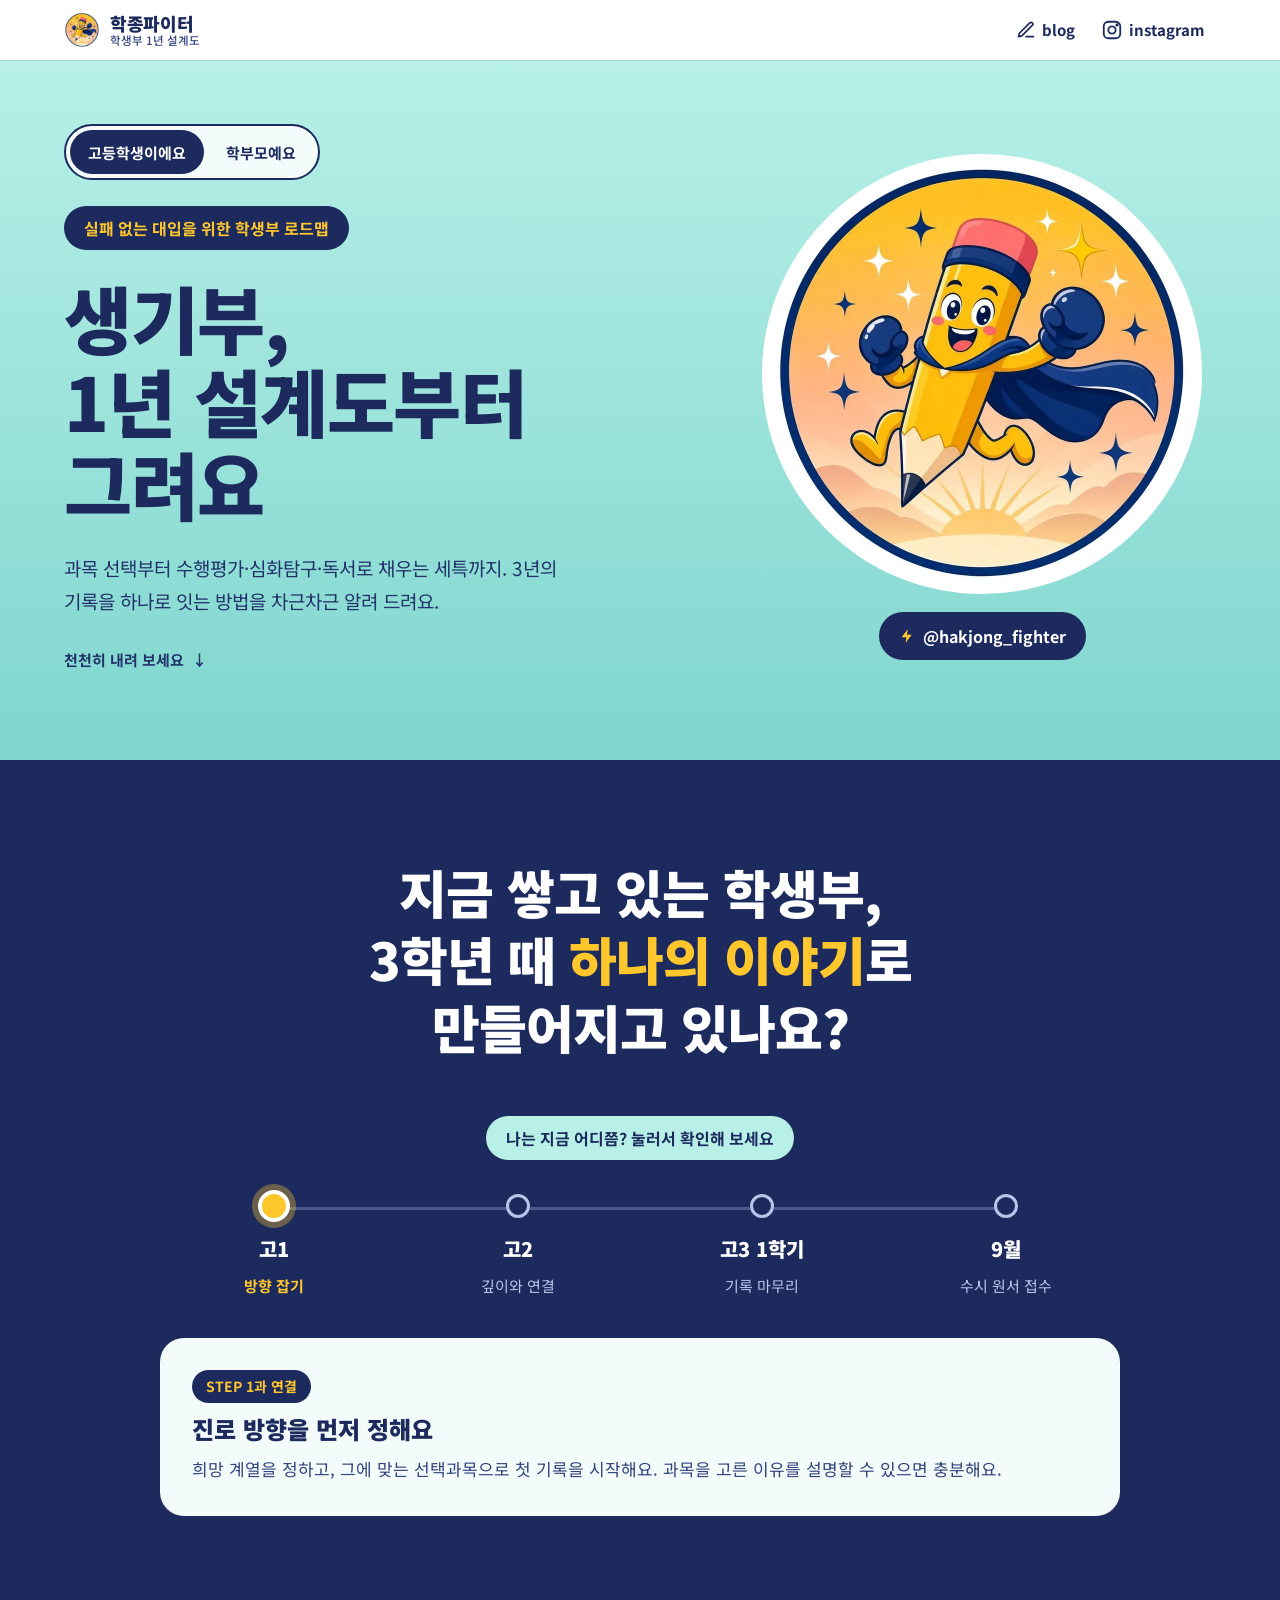
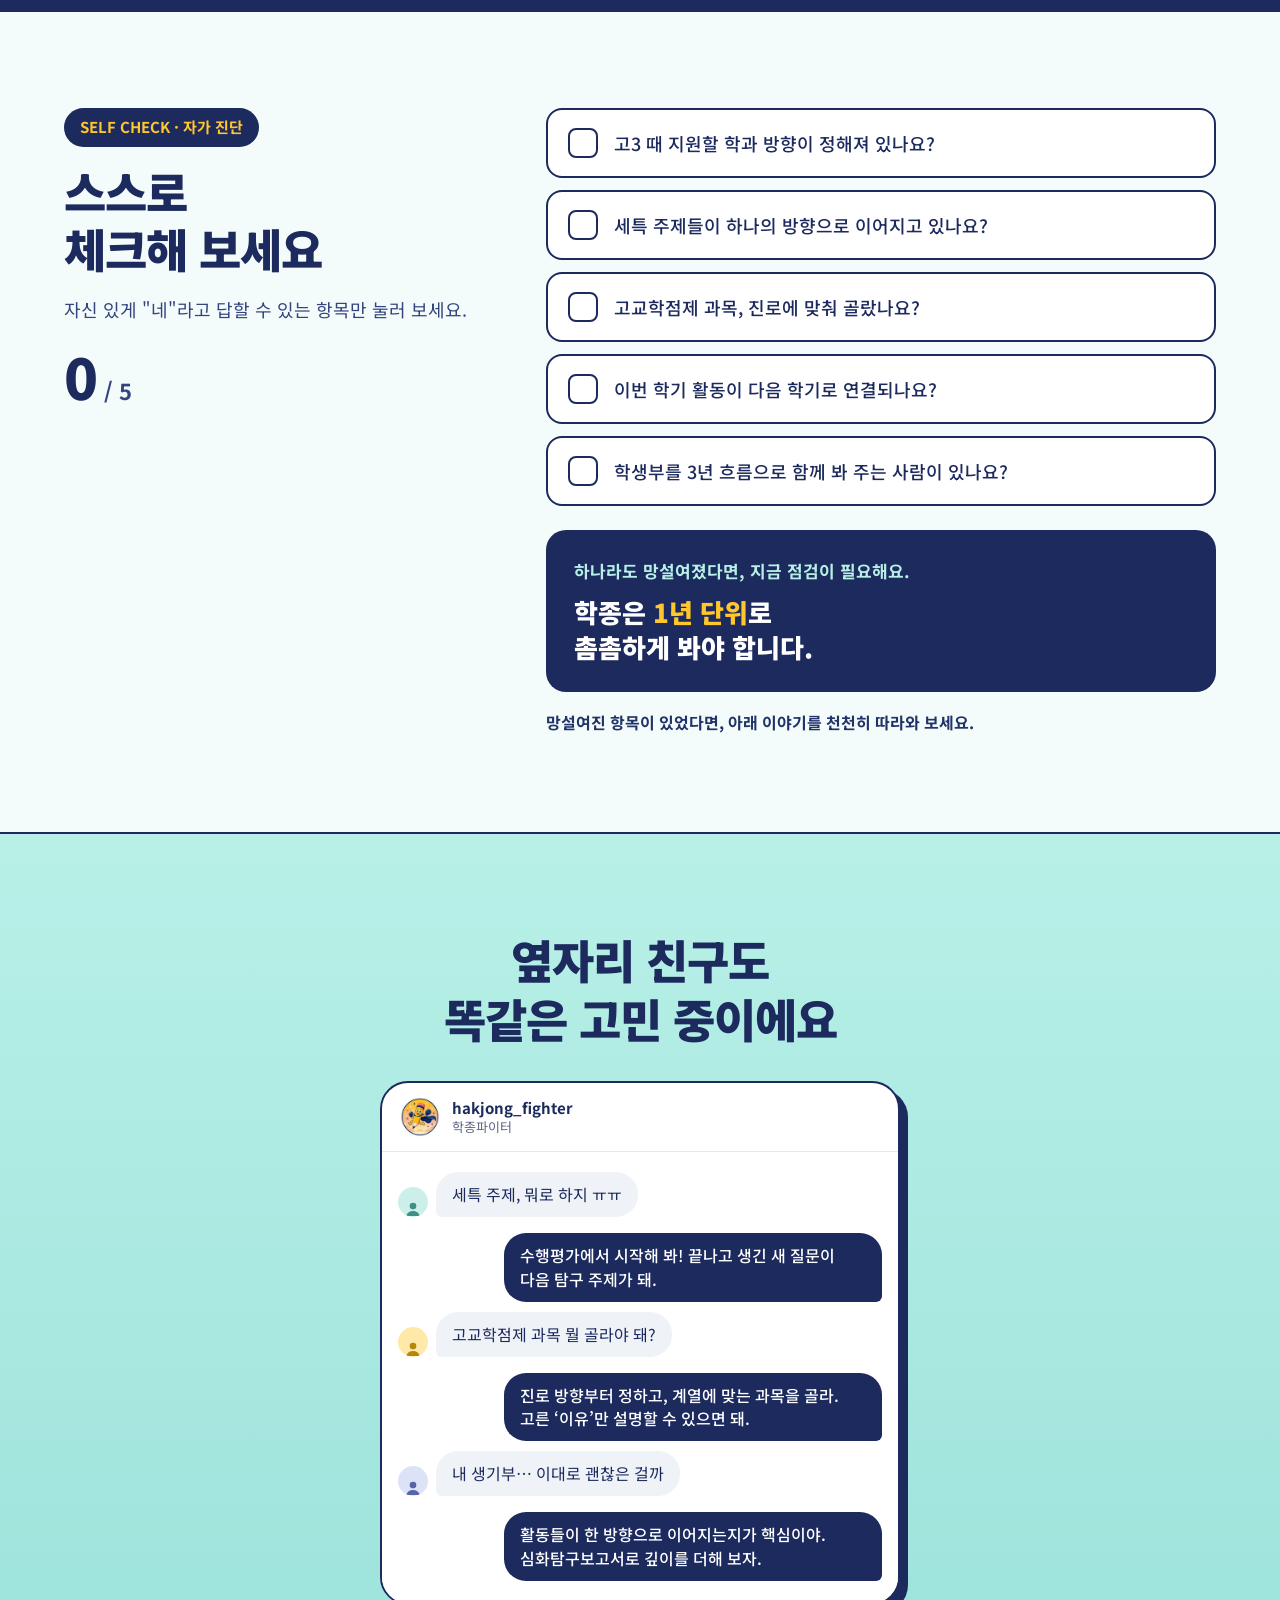
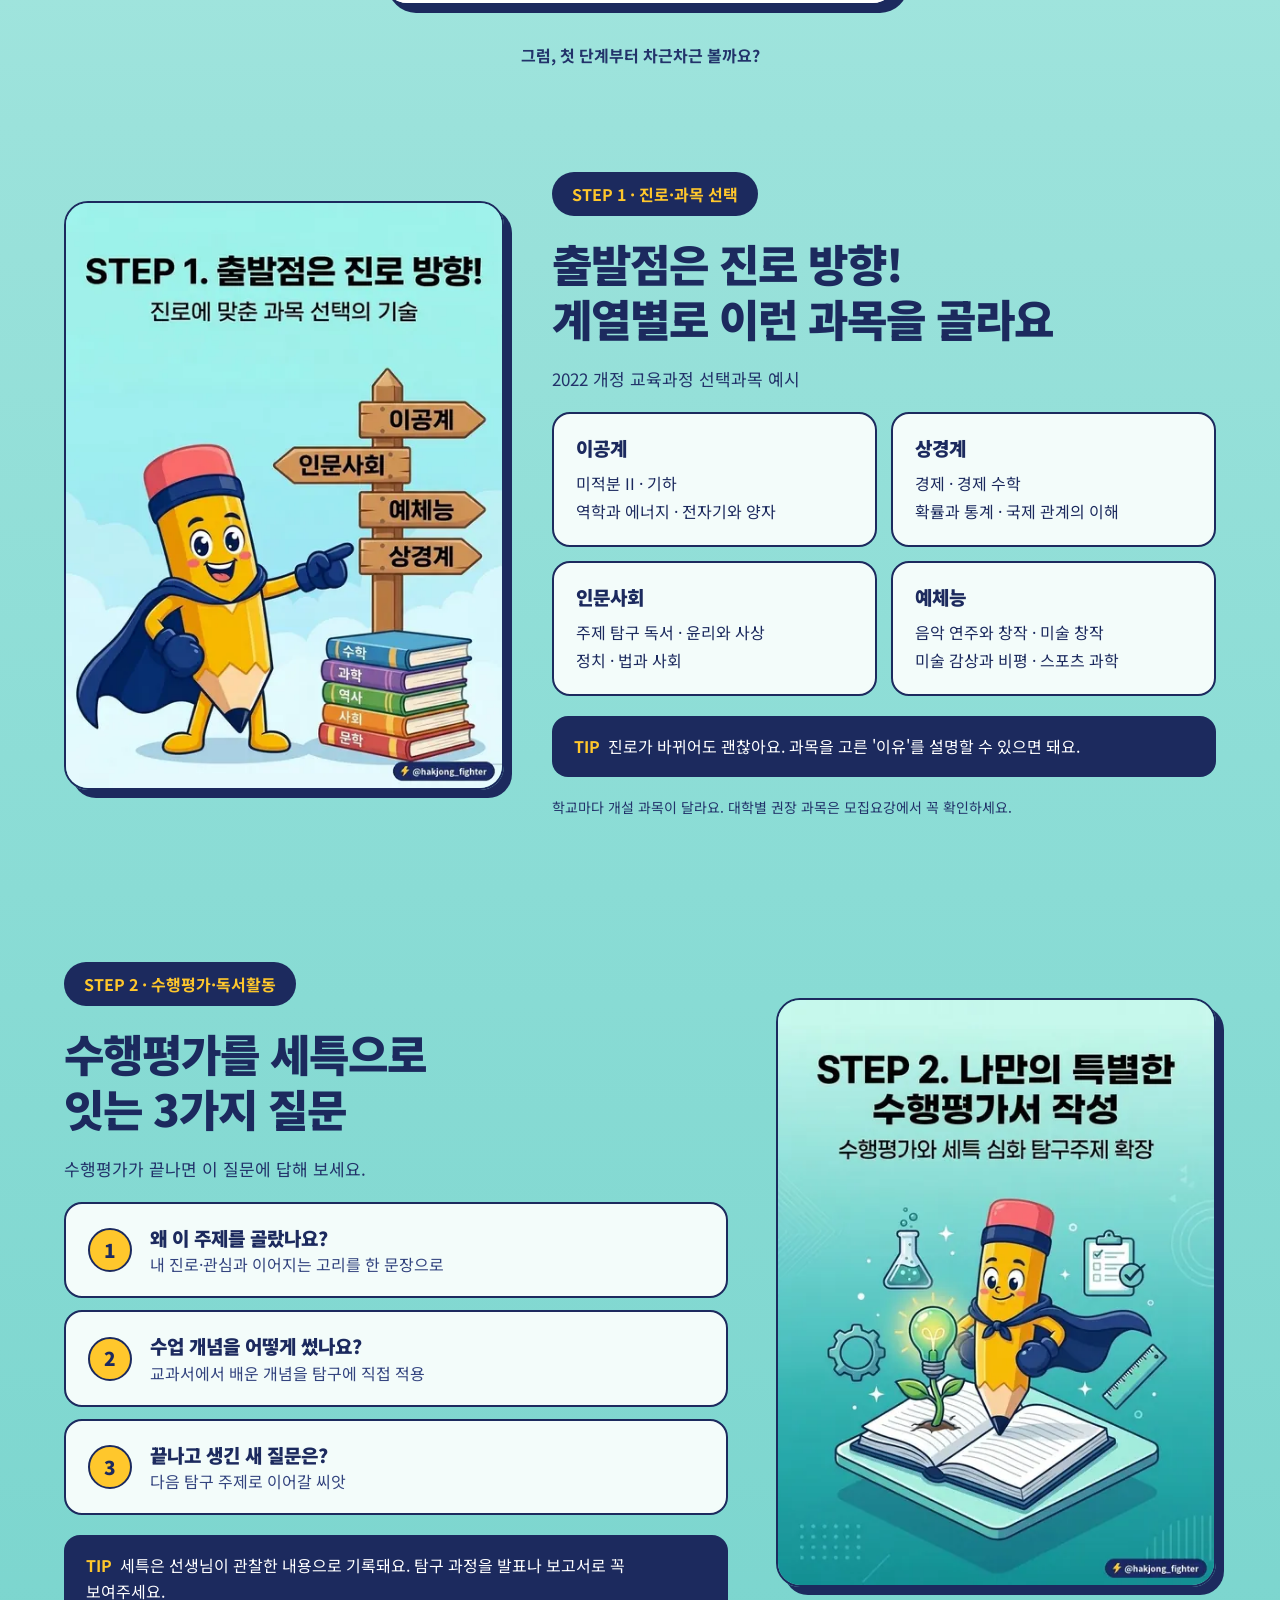
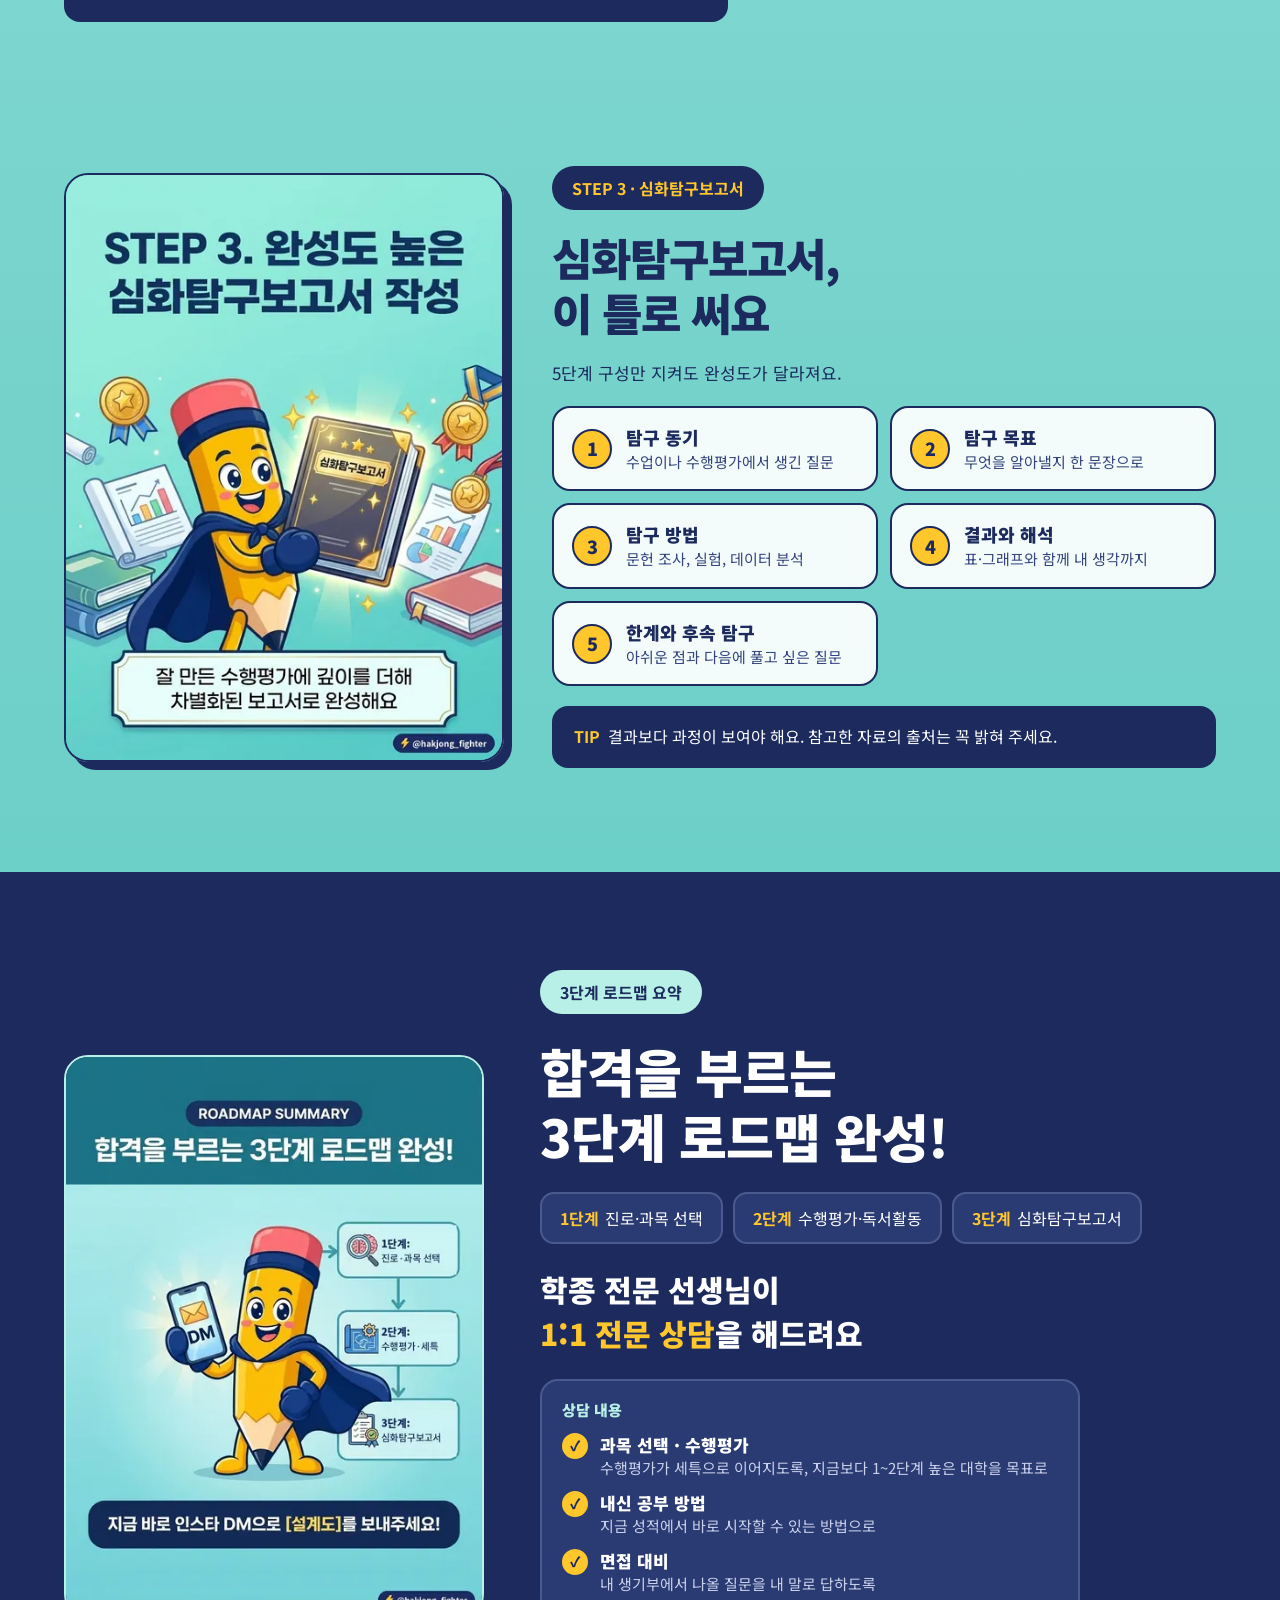
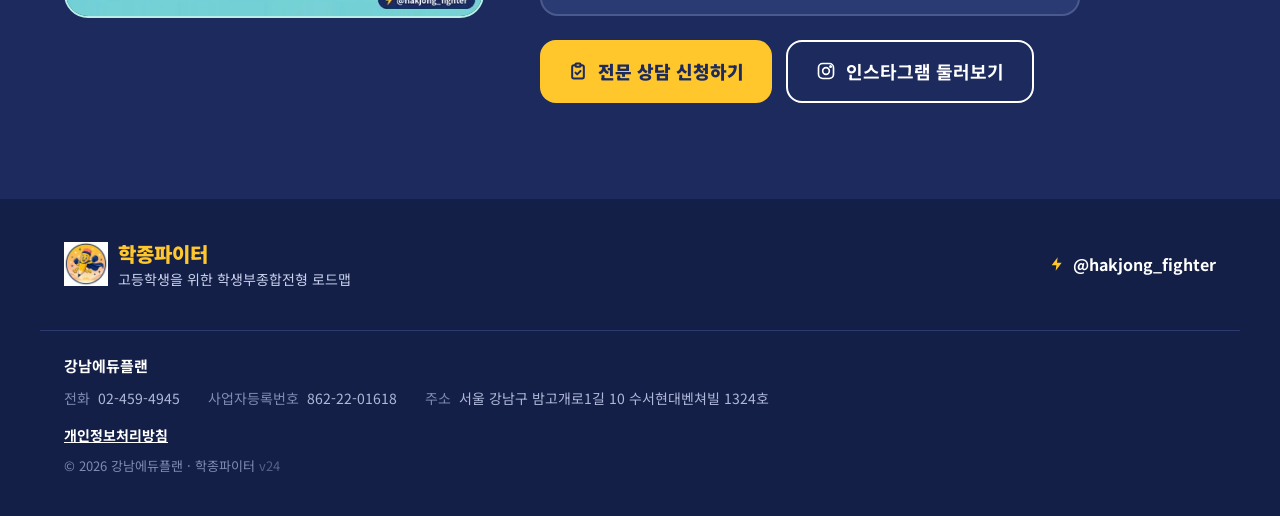
<file: index.html>
<!doctype html>
<html lang="ko">
<head>
<!-- 운영자 기기(방문 현황 페이지를 연 브라우저)는 GA4·GTM에 기록을 보내지 않음 -->
<script>try{if(localStorage.getItem('hf_internal')==='1'){window.hfInternal=true;window['ga-disable-G-4G2NGCPVXG']=true;}}catch(e){}</script>
<!-- Google Tag Manager -->
<script>(function(w,d,s,l,i){if(w.hfInternal)return;w[l]=w[l]||[];w[l].push({'gtm.start':
new Date().getTime(),event:'gtm.js'});var f=d.getElementsByTagName(s)[0],
j=d.createElement(s),dl=l!='dataLayer'?'&l='+l:'';j.async=true;j.src=
'https://www.googletagmanager.com/gtm.js?id='+i+dl;f.parentNode.insertBefore(j,f);
})(window,document,'script','dataLayer','GTM-WP2WRX3L');</script>
<!-- End Google Tag Manager -->
<!-- Google Analytics (GA4) -->
<script async src="https://www.googletagmanager.com/gtag/js?id=G-4G2NGCPVXG"></script>
<script>
  window.dataLayer = window.dataLayer || [];
  function gtag(){dataLayer.push(arguments);}
  gtag('js', new Date());
  gtag('config', 'G-4G2NGCPVXG');
  // 사이트 안 행동 이벤트를 GA4로 보냄
  window.hfTrack = function (name, params) { gtag('event', name, params || {}); };
</script>
<!-- 자체 방문 집계 (GA4와 별개 · 쿠키와 IP 저장 없음) -->
<script defer src="/assets/hf-track.js"></script>
<!-- End Google Analytics -->
<meta charset="utf-8">
<meta name="viewport" content="width=device-width, initial-scale=1">
<meta name="naver-site-verification" content="119c440668cc59f8a408a99ebbae8f9a5e231f5f" />
<title>학종파이터 | 생기부, 1년 설계도부터 그려요</title>
<meta name="description" content="과목 선택부터 세특, 심화탐구보고서까지. 고등학생을 위한 학종파이터의 3단계 학생부 로드맵.">
<meta property="og:type" content="website">
<meta property="og:title" content="학종파이터 | 생기부, 1년 설계도부터 그려요">
<meta property="og:description" content="과목 선택부터 수행평가·심화탐구·독서로 채우는 세특까지. 3년의 기록을 하나로 잇는 3단계 학생부 로드맵.">
<meta property="og:image" content="https://hakjongfighter.com/images/og.jpg">
<meta property="og:url" content="https://hakjongfighter.com/">
<link rel="canonical" href="https://hakjongfighter.com/">
<link rel="alternate" type="application/rss+xml" title="학종파이터 블로그" href="https://hakjongfighter.com/blog/rss.xml">
<meta name="twitter:card" content="summary_large_image">
<meta name="theme-color" content="#1C2A5E">
<link rel="icon" type="image/png" href="images/favicon.png">
<link rel="apple-touch-icon" href="images/favicon.png">
<link rel="preconnect" href="https://fonts.googleapis.com">
<link rel="preconnect" href="https://fonts.gstatic.com" crossorigin>
<link href="https://fonts.googleapis.com/css2?family=Noto+Sans+KR:wght@400;500;700;900&display=swap" rel="stylesheet">
<style>
:root{--navy:#1C2A5E;--navy2:#141F48;--yellow:#FFC72C;--mint:#B8F0E7;--mint2:#6CCFC8;--card:#F3FCFA;--muted:#33447F;--muted2:#22336A}
*{box-sizing:border-box}
body{margin:0;background:var(--card);color:var(--navy);font-family:'Noto Sans KR',system-ui,-apple-system,sans-serif;line-height:1.5;word-break:keep-all}
img{display:block;max-width:100%}
a{color:var(--navy)}
.wrap{max-width:1200px;margin:0 auto;padding-left:24px;padding-right:24px}
.row{display:flex;flex-wrap:wrap;align-items:center;gap:48px}
.col-text{flex:1.4 1 480px;min-width:0;display:flex;flex-direction:column;gap:20px}
.col-img{flex:1 1 320px;min-width:0;max-width:440px;width:100%;margin:0 auto}
.pill{align-self:flex-start;display:inline-block;background:var(--navy);color:var(--yellow);font-weight:700;font-size:16px;padding:10px 20px;border-radius:999px}
.pill.mint{background:var(--mint);color:var(--navy)}
h1,h2,h3,.h1{margin:0;font-weight:900;letter-spacing:-1px}
picture{display:contents}
p{margin:0}
.lead{font-size:19px;line-height:1.75;color:var(--muted2);max-width:540px}
.btn{display:inline-flex;align-items:center;gap:10px;text-decoration:none;padding:16px 28px;min-height:60px;border-radius:16px;font-weight:900;font-size:18px;border:2px solid var(--navy);transition:transform .15s,box-shadow .15s}
.btn-yellow{background:var(--yellow);color:var(--navy);box-shadow:5px 5px 0 var(--navy)}
.btn-yellow:hover{transform:translate(2px,2px);box-shadow:3px 3px 0 var(--navy)}
.btn-ghost{background:var(--card);color:var(--navy);font-weight:700}
.btn-ghost:hover{background:#fff}
.btn-sm{padding:14px 22px;min-height:52px;font-size:16px;border-radius:14px}
.card{background:var(--card);border:2px solid var(--navy);border-radius:18px}
.scroll-hint{margin:6px 0 0;font-size:15px;font-weight:700;color:var(--muted2)}
.scroll-hint span{display:inline-block;margin-left:4px}
@media (prefers-reduced-motion:no-preference){.scroll-hint span{animation:hf-nudge 1.8s ease-in-out infinite}@keyframes hf-nudge{0%,100%{transform:translateY(0)}50%{transform:translateY(4px)}}}
.bridge{margin:6px 0 0;font-size:16px;font-weight:700;color:var(--muted2);line-height:1.6}
.bridge.center{text-align:center}
.tip{background:var(--navy);color:#fff;border-radius:16px;padding:18px 22px;font-size:16px;line-height:1.6}
.tip b{color:var(--yellow);margin-right:8px}
.shot{width:100%;height:auto;aspect-ratio:896/1200;object-fit:cover;border:2px solid var(--navy);border-radius:24px;box-shadow:8px 8px 0 var(--navy)}
.num{flex:none;width:44px;height:44px;border-radius:999px;background:var(--yellow);border:2px solid var(--navy);display:flex;align-items:center;justify-content:center;font-weight:900;font-size:19px}
.list{list-style:none;margin:0;padding:0;display:flex;flex-direction:column;gap:12px}
.list li{display:flex;align-items:center;gap:18px;padding:20px 22px}
.list strong{display:block;font-size:19px;font-weight:900}
.list span.d{display:block;font-size:16px;color:var(--muted)}
svg.i{flex:none}

/* nav */
header.hdr{background:#fff;position:sticky;top:0;z-index:20;box-shadow:0 1px 0 rgba(28,42,94,.12)}
.hdr-top{display:flex;align-items:center;justify-content:space-between;gap:12px;padding-top:8px;padding-bottom:8px}
.logo{display:flex;align-items:center;gap:10px;text-decoration:none;min-width:0}
.hdr-logo img{width:36px;height:36px;border-radius:999px;object-fit:cover;background:#fff;flex:none}
.hdr-name{display:flex;flex-direction:column;line-height:1.15;white-space:nowrap}
.hdr-name b{font-size:18px;font-weight:900;letter-spacing:-.3px}
.hdr-name small{font-size:11.5px;font-weight:500;color:var(--muted)}
.hdr-ig{width:44px;height:44px;display:flex;align-items:center;justify-content:center;color:var(--navy);border-radius:999px;flex:none}
.hdr-ig:hover{background:#F1F4F9}
.hdr-right{display:flex;align-items:center;gap:2px;flex:none}
.hdr-link{display:flex;align-items:center;gap:6px;min-height:44px;padding:0 12px;border-radius:999px;font-size:15px;font-weight:700;color:var(--navy);text-decoration:none}
.hdr-link:hover{background:#F1F4F9}
.hdr-link svg{flex:none}
@media (max-width:400px){.hdr-link{padding:0 7px;font-size:14px;gap:4px}}
.hdr-tabs{border-top:1px solid #EEF1F5}
.hdr-tabs .wrap{display:flex;gap:4px;overflow-x:auto;scrollbar-width:none;-webkit-overflow-scrolling:touch}
.hdr-tabs .wrap::-webkit-scrollbar{display:none}
.hdr-tabs a{flex:none;font-size:14px;font-weight:700;color:var(--muted);text-decoration:none;padding:11px 10px;border-bottom:3px solid transparent;white-space:nowrap}
.hdr-tabs a:hover{color:var(--navy)}
.hdr-tabs a[aria-current="true"]{color:var(--navy);border-bottom-color:var(--yellow)}
section[id]{scroll-margin-top:60px}
@media (min-width:721px){.hdr-tabs .wrap{justify-content:center;gap:12px}}

/* hero */
.hero{background:linear-gradient(180deg,#B8F0E7 0%,#7FD6CF 100%);border-bottom:2px solid var(--navy)}
.hero .row{padding-top:64px;padding-bottom:88px;gap:56px}
.hero h1,.hero .h1{font-size:clamp(42px,6vw,74px);line-height:1.12;letter-spacing:-1.5px}
.seg{display:inline-flex;align-self:flex-start;border:2px solid var(--navy);border-radius:999px;padding:4px;gap:4px;background:var(--card)}
.seg button{min-height:44px;padding:0 18px;border-radius:999px;border:0;font-family:inherit;font-size:15px;font-weight:700;cursor:pointer;background:transparent;color:var(--navy)}
.seg button[aria-pressed="true"]{background:var(--navy);color:#fff}
.hero-art{flex:1 1 360px;min-width:0;display:flex;flex-direction:column;align-items:center;gap:18px}
.hero-art img{width:100%;height:auto;max-width:440px;aspect-ratio:1/1;object-fit:cover;border-radius:999px;background:#fff}
.handle{display:inline-flex;align-items:center;gap:8px;text-decoration:none;background:var(--navy);color:#fff;font-weight:700;font-size:16px;padding:12px 20px;min-height:48px;border-radius:999px}
.buttons{display:flex;flex-wrap:wrap;gap:14px}

/* timeline */
.tl{background:var(--navy);color:#fff}
.tl .wrap{padding-top:96px;padding-bottom:96px;display:flex;flex-direction:column;gap:56px}
.tl h2{text-align:center;font-size:clamp(30px,4.2vw,52px);line-height:1.3}
.tl h2 em{font-style:normal;color:var(--yellow)}
.track{position:relative;max-width:960px;width:100%;margin:0 auto}
.track::before{content:"";position:absolute;top:27px;left:12.5%;right:12.5%;height:3px;background:#4A5A8F}
.stages{position:relative;display:grid;grid-template-columns:repeat(4,minmax(0,1fr));gap:16px}
@media (max-width:640px){.stages{grid-template-columns:repeat(2,minmax(0,1fr))}.track::before{display:none}}
.stage{display:flex;flex-direction:column;align-items:center;gap:12px;background:transparent;border:0;cursor:pointer;font-family:inherit;padding:10px 4px;color:#fff}
.stage .dot{width:24px;height:24px;margin:4px;border-radius:999px;background:var(--navy);border:3px solid #B8C4E8;transition:all .15s}
.stage strong{font-size:20px;font-weight:900}
.stage .s{font-size:15px;color:#B8C4E8}
.stage[aria-pressed="true"] .dot{width:32px;height:32px;margin:0;background:var(--yellow);border:4px solid #fff;box-shadow:0 0 0 6px rgba(255,199,44,.35)}
.stage[aria-pressed="true"] .s{color:var(--yellow);font-weight:700}
.detail{max-width:960px;width:100%;margin:12px auto 0;background:var(--card);color:var(--navy);border-radius:24px;padding:32px;display:flex;flex-wrap:wrap;align-items:center;justify-content:space-between;gap:20px 32px}
.detail>div{flex:1 1 420px;min-width:0;display:flex;flex-direction:column;gap:8px}
.detail .pill{font-size:14px;padding:6px 14px}
.detail strong{font-size:24px;font-weight:900}
.detail p{font-size:17px;line-height:1.7;color:var(--muted)}

/* check */
.check{border-bottom:2px solid var(--navy)}
.check .row{padding-top:96px;padding-bottom:96px;align-items:flex-start}
.check h2{font-size:clamp(32px,4vw,46px);line-height:1.25}
.score{display:flex;align-items:baseline;gap:6px;margin-top:8px}
.score strong{font-size:56px;font-weight:900;line-height:1}
.score span{font-size:22px;font-weight:700;color:var(--muted)}
.qs{flex:1.6 1 520px;min-width:0;display:flex;flex-direction:column;gap:12px}
.q{display:flex;align-items:center;gap:16px;width:100%;text-align:left;font-family:inherit;color:var(--navy);cursor:pointer;padding:18px 20px;min-height:64px;border-radius:16px;border:2px solid var(--navy);background:#fff;font-size:18px;font-weight:500}
.q .box{flex:none;width:30px;height:30px;border-radius:8px;border:2px solid var(--navy);display:flex;align-items:center;justify-content:center;background:#fff}
.q .box svg{visibility:hidden}
.q[aria-pressed="true"]{background:#FFF4D1}
.q[aria-pressed="true"] .box{background:var(--yellow)}
.q[aria-pressed="true"] .box svg{visibility:visible}
.result{margin-top:12px;background:var(--navy);color:#fff;border-radius:20px;padding:28px;display:flex;flex-direction:column;gap:10px}
.result .k{font-size:17px;color:var(--mint);font-weight:700}
.result .big{font-size:26px;font-weight:900;line-height:1.35}
.result .big em{font-style:normal;color:var(--yellow)}
.result .btn{align-self:flex-start;margin-top:8px;border:0;box-shadow:none}

/* roadmap */
.intro{background:linear-gradient(180deg,#B8F0E7 0%,#9BE2DB 100%)}
.intro .wrap{padding-top:96px;padding-bottom:56px;display:flex;flex-direction:column;align-items:center;gap:32px}
.intro h2{font-size:clamp(28px,4vw,46px);line-height:1.3;text-align:center}

/* DM 대화 */
.chat{width:100%;max-width:520px;background:#fff;border:2px solid var(--navy);border-radius:28px;overflow:hidden;box-shadow:8px 8px 0 var(--navy)}
.chat-top{display:flex;align-items:center;gap:12px;padding:14px 18px;border-bottom:1px solid #E3E8F2}
.chat-top img{width:40px;height:40px;border-radius:999px;object-fit:cover}
.chat-top b{display:block;font-size:15px;font-weight:700;line-height:1.3}
.chat-top small{display:block;font-size:13px;color:#5B6688}
.chat-log{list-style:none;margin:0;padding:20px 16px 22px;display:flex;flex-direction:column;gap:10px;background:#fff}
.msg{display:flex;align-items:flex-end;gap:8px;max-width:100%}
.msg p{margin:0;padding:11px 16px;border-radius:22px;font-size:16px;line-height:1.45;max-width:78%}
.msg.in p{background:#EFF2F7;color:var(--navy);border-bottom-left-radius:6px}
.msg.out{justify-content:flex-end}
.msg.in+.msg.out{margin-top:6px}
.replies+.msg.in{margin-top:14px}
.msg.out p{background:var(--navy);color:#fff;border-bottom-right-radius:6px;font-weight:500}
.ava{flex:none;width:30px;height:30px;border-radius:999px;display:flex;align-items:flex-end;justify-content:center;overflow:hidden}
.ava svg{margin-bottom:-2px}
.a1{background:#CDEFE9;color:#3E8F86}
.a2{background:#FFE9A8;color:#B8860B}
.a3{background:#DCE3F7;color:#5566A8}
.replies{justify-content:flex-end;flex-wrap:wrap;gap:8px;margin-top:2px}
.replies a{display:inline-flex;align-items:center;gap:8px;min-height:44px;padding:8px 16px;border:2px solid var(--navy);border-radius:999px;background:var(--yellow);color:var(--navy);font-size:15px;font-weight:700;text-decoration:none}
.replies a b{font-weight:900;font-size:13px}
.replies a:hover{background:#FFD45C}

/* 대화 등장: 화면에 들어올 때 한 번 */
.chat.anim .msg{opacity:0;transform:translateY(10px)}
.chat.anim.play .msg{opacity:1;transform:none;transition:opacity .35s ease,transform .35s ease;transition-delay:calc(var(--i) * 600ms)}
@media (prefers-reduced-motion:reduce){.chat.anim .msg{opacity:1;transform:none;transition:none}}

.step h3{font-size:clamp(30px,3.6vw,44px);line-height:1.25}
.step .sub{font-size:17px;color:var(--muted2)}
.s1{background:linear-gradient(180deg,#9BE2DB 0%,#8ADCD5 100%)}
.s1 .row{padding-top:48px;padding-bottom:72px}
.s2{background:linear-gradient(180deg,#8ADCD5 0%,#7BD5CE 100%)}
.s2 .row{padding-top:72px;padding-bottom:72px;flex-wrap:wrap-reverse}
.s3{background:linear-gradient(180deg,#7BD5CE 0%,#6CCFC8 100%);border-bottom:2px solid var(--navy)}
.s3 .row{padding-top:72px;padding-bottom:104px}
.fields{display:grid;grid-template-columns:repeat(2,minmax(0,1fr));gap:14px}
@media (max-width:520px){.fields{grid-template-columns:1fr}}
.fields .card{padding:20px 22px;display:flex;flex-direction:column;gap:8px}
.fields strong{font-size:19px;font-weight:900}
.fields span{font-size:16px;line-height:1.7}
.note{font-size:14px;color:var(--muted2)}
.grid5{display:grid;grid-template-columns:repeat(auto-fit,minmax(240px,1fr))}
.grid5 li{padding:16px 18px;gap:14px}
.grid5 .num{width:40px;height:40px;font-size:18px}
.grid5 strong{font-size:18px}
.grid5 span.d{font-size:15px}

/* cta */
.cta{background:var(--navy);color:#fff}
.cta .row{padding-top:96px;padding-bottom:96px;gap:56px}
.cta .col-img{max-width:420px}
.cta .shot{border-color:var(--mint);box-shadow:none}
.cta h2{font-size:clamp(32px,4.2vw,52px);line-height:1.25}
.chips{list-style:none;margin:0;padding:0;display:flex;flex-wrap:wrap;gap:10px}
.chips li{background:#2A3A72;border:2px solid #4A5A8F;border-radius:14px;padding:12px 18px;font-size:16px}
.chips b{color:var(--yellow);margin-right:6px}
.cta p.big{font-size:clamp(22px,2.6vw,30px);font-weight:900;line-height:1.45}
.cta p.big em{font-style:normal;color:var(--yellow)}
.cta .btn-yellow{border:0;box-shadow:none}
.cta .btn-yellow:hover{transform:none;filter:brightness(1.05)}
.btn-line{background:transparent;color:#fff;border-color:#fff;font-weight:700}
.btn-line:hover{background:rgba(255,255,255,.08)}

footer{background:var(--navy2);color:#fff}
footer .wrap{padding-top:40px;padding-bottom:40px;display:flex;flex-wrap:wrap;justify-content:space-between;align-items:center;gap:20px}
footer .logo img{width:44px;height:44px}
footer .logo strong{display:block;font-size:20px;font-weight:900;color:var(--yellow)}
footer .logo small{display:block;font-size:14px;color:#C9D1EC}
footer a.h{display:inline-flex;align-items:center;gap:8px;color:#fff;text-decoration:none;font-weight:700;font-size:16px;padding:12px 0}
footer .biz{display:block;padding-top:24px;padding-bottom:40px;border-top:1px solid #2C3A6E}
footer address{font-style:normal;display:flex;flex-direction:column;gap:10px}
.biz-name{font-size:15px;font-weight:700;color:#fff}
footer dl{margin:0;display:flex;flex-wrap:wrap;gap:6px 28px;font-size:14px;line-height:1.6;color:#AEB8D9}
footer dl>div{display:flex;gap:8px}
footer dt{color:#7F8BB3;flex:none}
footer dd{margin:0}
footer dd a{color:#AEB8D9;text-decoration:none}
footer dd a:hover{color:#fff;text-decoration:underline}
footer .links{margin-top:16px;font-size:14px}
footer .links a{color:#fff;font-weight:700}
footer .copy{margin-top:10px;font-size:13px;color:#7F8BB3}
footer .ver{opacity:.6}
a:focus-visible,button:focus-visible{outline:3px solid var(--yellow);outline-offset:3px}
button,a{-webkit-tap-highlight-color:transparent}

/* DM 혜택 */
.offer{background:#fff;border:2px solid var(--navy);border-radius:18px;padding:18px 20px;display:flex;flex-direction:column;gap:10px;max-width:540px;width:100%;min-width:0}
.offer-h{font-weight:900;font-size:15px;color:var(--navy)}
.offer ul{list-style:none;margin:0;padding:0;display:flex;flex-direction:column;gap:10px}
.offer li{display:flex;gap:12px;align-items:flex-start;font-size:15px;color:var(--muted)}
.offer li b{display:block;font-size:17px;font-weight:900;color:var(--navy)}
.offer .ok{flex:none;width:26px;height:26px;border-radius:999px;background:var(--yellow);border:2px solid var(--navy);color:var(--navy);font-weight:900;font-size:14px;display:flex;align-items:center;justify-content:center;margin-top:1px}
.offer.dark{background:#2A3A72;border-color:#4A5A8F}
.offer.dark .offer-h{color:var(--mint)}
.offer.dark li{color:#C9D1EC}
.offer.dark li b{color:#fff}
.offer.dark .ok{border-color:var(--yellow)}

/* DM 안내 창 */
dialog.dm-sheet{border:2px solid var(--navy);border-radius:24px;padding:0;max-width:420px;width:calc(100% - 32px);color:var(--navy);background:var(--card)}
dialog.dm-sheet::backdrop{background:rgba(20,31,72,.55)}
.dm-in{padding:28px 24px 22px;display:flex;flex-direction:column;gap:16px;font-family:'Noto Sans KR',system-ui,sans-serif}
.dm-in h2{font-size:22px;line-height:1.35;letter-spacing:-.5px}
.dm-in h2 em{font-style:normal;background:var(--yellow);padding:0 4px;border-radius:4px}
.dm-steps{list-style:none;margin:0;padding:0;display:flex;flex-direction:column;gap:10px}
.dm-steps li{display:flex;gap:12px;align-items:flex-start;font-size:15px;line-height:1.55}
.dm-steps .n{flex:none;width:26px;height:26px;border-radius:999px;background:var(--navy);color:var(--yellow);font-weight:900;font-size:13px;display:flex;align-items:center;justify-content:center;margin-top:1px}
.copied{display:inline-flex;align-items:center;gap:6px;margin-top:6px;font-weight:700;font-size:14px;color:var(--navy);background:#fff;border:2px dashed var(--navy);border-radius:10px;padding:6px 12px;cursor:pointer;font-family:inherit}
.dm-in .btn{width:100%;justify-content:center;box-shadow:none}
.dm-sub{font-size:14px;text-align:center;color:var(--muted);text-decoration:underline;padding:6px 0}
.dm-x{position:absolute;top:10px;right:10px;width:44px;height:44px;border:0;background:transparent;border-radius:999px;cursor:pointer;color:var(--navy);display:flex;align-items:center;justify-content:center}

/* 하단 고정 DM 바 (모바일 전용) */
.dock{display:none}

/* ================= 모바일 ================= */
@media (max-width:720px){
  .wrap{padding-left:20px;padding-right:20px}
  .row{gap:28px}
  .pill{font-size:14px;padding:8px 14px}
  .lead{font-size:16px;line-height:1.7}
  .btn{min-height:54px;padding:14px 20px;font-size:16px;border-radius:14px}
  .tip{font-size:15px;padding:16px 18px}

  /* 헤더: 얇게 */

  /* 히어로: 캐릭터를 위로, 첫 화면에 버튼까지 */
  .hero .row{flex-direction:column;align-items:stretch;padding-top:16px;padding-bottom:40px;gap:20px}
  .hero .col-text{flex:none !important;gap:16px !important}
  .hero [data-for]{gap:14px !important}
  .hero h1,.hero .h1{font-size:34px;letter-spacing:-1px}
  .hero-art{order:-1;flex:none;flex-direction:row;justify-content:space-between;align-items:center;gap:12px}
  .hero-art{justify-content:center}
  .hero-art img{width:min(72vw,300px);height:auto;max-width:none}
  .hero-art .handle{display:none}
  .seg{display:flex;align-self:stretch;width:100%}
  .seg button{flex:1 1 0;min-height:48px;font-size:15px}
  .hero-art .handle{font-size:14px;padding:10px 14px;min-height:44px}
  .seg button{font-size:14px;padding:0 14px}
  .hero .buttons{flex-direction:column;gap:10px}
  .hero .buttons{order:2}
  .hero .offer{order:1}
  .hero .btn-ghost{display:none}
  .hero .col-text>.pill{display:none}
  .hero .buttons .btn{justify-content:center}
  .hero .buttons .btn svg,.result .btn svg{display:none}
  .btn{white-space:nowrap}
  .result .btn{white-space:normal;text-align:center;line-height:1.35;font-size:15px}

  /* 섹션 여백 줄이기 */
  .tl .wrap{padding-top:56px;padding-bottom:56px;gap:28px}
  .tl h2{font-size:26px}
  .check .row{padding-top:56px;padding-bottom:56px;gap:20px}
  .check h2{font-size:28px}
  .check h2 br{display:none}
  .check .row>div:first-child{flex:1 1 100% !important;gap:10px !important}
  .check .row>div:first-child p{font-size:15px !important}
  .score{margin-top:0}
  .score strong{font-size:40px}
  .qs{flex:1 1 100%}
  .intro .wrap{padding-top:56px;padding-bottom:40px;gap:22px}
  .intro h2{font-size:26px}
  .chat{border-radius:22px;box-shadow:5px 5px 0 var(--navy)}
  .chat-log{padding:16px 12px 18px}
  .msg p{font-size:15px;max-width:82%}
  .replies a{font-size:14px;padding:8px 14px}
  .s1 .row{padding-top:24px;padding-bottom:48px}
  .s2 .row,.s3 .row{padding-top:48px;padding-bottom:48px}
  .s3 .row{padding-bottom:64px}
  .cta .row{padding-top:56px;padding-bottom:56px;gap:24px}
  .step h3{font-size:26px}
  .step .sub{font-size:15px}
  .cta h2{font-size:30px}
  .col-text{flex:1 1 100%;gap:16px}
  .cta .col-text{gap:18px !important}

  /* 타임라인: 한 줄 4칸 유지 */
  .stages{grid-template-columns:repeat(4,minmax(0,1fr));gap:4px}
  .track::before{display:block;top:23px}
  .stage{padding:6px 0;gap:8px}
  .stage .dot{width:20px;height:20px}
  .stage[aria-pressed="true"] .dot{width:26px;height:26px;margin:-3px 0}
  .stage strong{font-size:15px;line-height:1.3;text-align:center}
  .stage .s{font-size:12px;text-align:center;line-height:1.35}
  .detail{padding:22px;border-radius:20px;gap:16px;margin-top:4px}
  .detail>div{flex:1 1 100%}
  .detail strong{font-size:20px}
  .detail p{font-size:15px}
  .detail .btn{width:100%;justify-content:center}

  /* 자가 진단 */
  .q{font-size:15px;padding:14px 16px;min-height:56px;gap:12px;border-radius:14px}
  .q .box{width:26px;height:26px}
  .result{padding:22px;border-radius:18px}
  .result .k{font-size:15px}
  .result .big{font-size:21px}
  .result .btn{width:100%;justify-content:center}

  /* 고민 말풍선 */

  /* STEP 이미지: 캐릭터 부분만 가로로 잘라서 */
  .step .col-img,.cta .col-img{max-width:none;flex:1 1 100%}
  .shot{aspect-ratio:4/3;box-shadow:5px 5px 0 var(--navy);border-radius:20px}
  .s1 .shot{object-position:50% 58%}
  .s2 .shot{object-position:50% 70%}
  .s3 .shot{object-position:50% 62%}
  .cta .shot{object-position:50% 52%;box-shadow:none}
  .s2 .row{flex-direction:column-reverse;flex-wrap:nowrap}

  /* STEP 내용 촘촘하게 */
  .fields{grid-template-columns:repeat(2,minmax(0,1fr));gap:10px}
  .fields .card{padding:14px;border-radius:14px;gap:4px}
  .fields strong{font-size:16px}
  .fields span{font-size:13px;line-height:1.6}
  .list li{padding:14px 16px;gap:12px;border-radius:14px}
  .list strong{font-size:16px}
  .list span.d{font-size:14px}
  .num,.grid5 .num{width:34px;height:34px;font-size:16px}
  .grid5{grid-template-columns:1fr}
  .grid5 li{padding:12px 14px}
  .grid5 strong{font-size:16px}
  .grid5 span.d{font-size:13px}
  .note{font-size:13px}

  /* CTA */
  .chips li{font-size:14px;padding:10px 14px}
  .cta p.big{font-size:22px}
  .cta p.big br{display:none}
  .cta .buttons{flex-direction:column;gap:10px}
  .cta .buttons .btn{justify-content:center}

  footer .wrap{padding-top:28px;padding-bottom:32px}
  footer .biz{padding-top:20px;padding-bottom:36px}
  footer dl{flex-direction:column;gap:6px;font-size:13px}
  footer dt{width:92px}
  .offer{padding:14px 16px;gap:8px;border-radius:16px}
  .offer-h{font-size:13px}
  .offer li{font-size:13px;gap:10px}
  .offer li b{font-size:15px}
  .offer .ok{width:22px;height:22px;font-size:12px}

  /* 하단 고정 DM 바 */
  .dock{display:block;position:fixed;left:0;right:0;bottom:0;z-index:20;padding:10px 16px calc(10px + env(safe-area-inset-bottom));background:rgba(243,252,250,.96);border-top:2px solid var(--navy);transform:translateY(110%);transition:transform .25s ease}
  .dock.show{transform:none}
  .dock a{display:flex;align-items:center;justify-content:center;gap:8px;min-height:52px;border-radius:14px;background:var(--yellow);border:2px solid var(--navy);color:var(--navy);font-weight:900;font-size:16px;text-decoration:none}
}
@media (max-width:400px){
  .dock{padding-left:12px;padding-right:12px}
  .dock a{font-size:clamp(12.5px,4.1vw,15px);gap:6px;letter-spacing:-.4px;white-space:nowrap;padding:0 10px}
  .dock a svg{width:18px;height:18px}
  .hero-art{justify-content:center}
  .hero-art .handle{display:none}
}
@media (max-width:360px){
  .hero h1,.hero .h1{font-size:34px}
  .fields{grid-template-columns:1fr}
}
</style>
</head>
<body>
<!-- Google Tag Manager (noscript) -->
<noscript><iframe src="https://www.googletagmanager.com/ns.html?id=GTM-WP2WRX3L"
height="0" width="0" style="display:none;visibility:hidden"></iframe></noscript>
<!-- End Google Tag Manager (noscript) -->

<header class="hdr">
  <nav class="wrap hdr-top" aria-label="사이트">
    <a class="logo hdr-logo" href="#top"><img src="images/logo.webp" alt="학종파이터 로고" width="40" height="40"><span class="hdr-name"><b>학종파이터</b><small>학생부 1년 설계도</small></span></a>
    <div class="hdr-right">
      <a class="hdr-link" href="/blog/" onclick="window.hfTrack&&hfTrack('nav_blog_click')"><svg aria-hidden="true" width="20" height="20" viewBox="0 0 24 24" fill="none" stroke="currentColor" stroke-width="2" stroke-linecap="round" stroke-linejoin="round"><path d="M12 20h9"/><path d="M16.5 3.5a2.1 2.1 0 0 1 3 3L7 19l-4 1 1-4Z"/></svg><span>blog</span></a>
      <a class="hdr-link" href="https://www.instagram.com/hakjong_fighter/" target="_blank" rel="noopener" aria-label="인스타그램 @hakjong_fighter"><svg aria-hidden="true" width="22" height="22" viewBox="0 0 24 24" fill="none" stroke="currentColor" stroke-width="2" stroke-linecap="round" stroke-linejoin="round"><rect x="3" y="3" width="18" height="18" rx="5"/><circle cx="12" cy="12" r="4"/><circle cx="17.5" cy="6.5" r="0.8" fill="currentColor"/></svg><span>instagram</span></a>
    </div>
  </nav>
</header>

<main>
<section id="top" class="hero">
  <div class="wrap row">
    <div class="col-text" style="flex:1 1 520px;gap:26px">
      <div class="seg" role="group" aria-label="누구를 위한 안내인지 고르기">
        <button type="button" data-aud="student" aria-pressed="true">고등학생이에요</button>
        <button type="button" data-aud="parent" aria-pressed="false">학부모예요</button>
      </div>
      <span class="pill">실패 없는 대입을 위한 학생부 로드맵</span>
      <div data-for="student" style="display:flex;flex-direction:column;gap:26px">
        <h1>생기부,<br>1년 설계도부터<br>그려요</h1>
        <p class="lead">과목 선택부터 수행평가·심화탐구·독서로 채우는 세특까지. 3년의 기록을 하나로 잇는 방법을 차근차근 알려 드려요.</p>
      </div>
      <div data-for="parent" hidden style="flex-direction:column;gap:26px">
        <p class="h1">아이의 생기부,<br>1년 설계도부터<br>함께 그려요</p>
        <p class="lead">학생부가 어떻게 만들어지는지, 고교학점제에서 무엇을 챙겨야 하는지. 부모님이 먼저 흐름을 알면 아이에게 더 정확한 방향을 보여줄 수 있어요.</p>
      </div>
      <p class="scroll-hint">천천히 내려 보세요 <span aria-hidden="true">↓</span></p>
    </div>
    <div class="hero-art">
      <picture><source type="image/webp" srcset="images/character.webp"><img src="images/character.jpg" fetchpriority="high" alt="망토를 두르고 복싱 글러브를 낀 연필 캐릭터 학종파이터가 힘차게 날아오르는 모습" width="440" height="440"></picture>
      <a class="handle" href="https://www.instagram.com/hakjong_fighter/" target="_blank" rel="noopener">
        <svg class="i" aria-hidden="true" width="16" height="16" viewBox="0 0 24 24" fill="#FFC72C"><path d="M13 2L4 14h7l-1 8 9-12h-7l1-8z"/></svg>
        @hakjong_fighter
      </a>
    </div>
  </div>
</section>

<section id="timeline" class="tl">
  <div class="wrap">
    <h2>지금 쌓고 있는 학생부,<br>3학년 때 <em>하나의 이야기</em>로<br>만들어지고 있나요?</h2>
    <div style="display:flex;flex-direction:column;gap:20px">
      <span class="pill mint" style="align-self:center">나는 지금 어디쯤? 눌러서 확인해 보세요</span>
      <div class="track"><div class="stages" id="stages"></div></div>
      <div class="detail" role="status" aria-live="polite">
        <div>
          <span class="pill" id="d-tag"></span>
          <strong id="d-title"></strong>
          <p id="d-desc"></p>
        </div>
      </div>
    </div>
  </div>
</section>

<section id="check" class="check">
  <div class="wrap row">
    <div style="flex:1 1 340px;min-width:0;display:flex;flex-direction:column;gap:16px">
      <span class="pill" style="font-size:15px;padding:8px 16px">SELF CHECK · 자가 진단</span>
      <h2>스스로 <br>체크해 보세요</h2>
      <p style="font-size:18px;line-height:1.7;color:var(--muted)">자신 있게 "네"라고 답할 수 있는 항목만 눌러 보세요.</p>
      <div class="score"><strong id="count">0</strong><span>/ 5</span></div>
    </div>
    <div class="qs">
      <div id="qs" style="display:flex;flex-direction:column;gap:12px"></div>
      <div class="result" aria-live="polite">
        <span class="k" id="r-k">하나라도 망설여졌다면, 지금 점검이 필요해요.</span>
        <span class="big" id="r-big">학종은 <em>1년 단위</em>로<br>촘촘하게 봐야 합니다.</span>
      </div>
      <p class="bridge">망설여진 항목이 있었다면, 아래 이야기를 천천히 따라와 보세요.</p>
    </div>
  </div>
</section>

<section id="roadmap" class="intro">
  <div class="wrap">
    <h2>옆자리 친구도<br>똑같은 고민 중이에요</h2>
    <div class="chat" id="chat" aria-label="친구들의 고민과 학종파이터의 답장">
      <div class="chat-top">
        <img src="images/logo.webp" alt="학종파이터 프로필 사진" width="40" height="40">
        <span><b>hakjong_fighter</b><small>학종파이터</small></span>
      </div>
      <ol class="chat-log">
        <li class="msg in" style="--i:0">
          <span class="ava a1" aria-hidden="true"><svg viewBox="0 0 24 24" width="20" height="20" fill="currentColor"><circle cx="12" cy="8.5" r="4"/><path d="M4 20.5c.8-4 4-6 8-6s7.2 2 8 6z"/></svg></span>
          <p>세특 주제, 뭐로 하지 ㅠㅠ</p>
        </li>
        <li class="msg out" style="--i:1">
          <p>수행평가에서 시작해 봐! 끝나고 생긴 새 질문이 다음 탐구 주제가 돼.</p>
        </li>
        <li class="msg in" style="--i:2">
          <span class="ava a2" aria-hidden="true"><svg viewBox="0 0 24 24" width="20" height="20" fill="currentColor"><circle cx="12" cy="8.5" r="4"/><path d="M4 20.5c.8-4 4-6 8-6s7.2 2 8 6z"/></svg></span>
          <p>고교학점제 과목 뭘 골라야 돼?</p>
        </li>
        <li class="msg out" style="--i:3">
          <p>진로 방향부터 정하고, 계열에 맞는 과목을 골라. 고른 ‘이유’만 설명할 수 있으면 돼.</p>
        </li>
        <li class="msg in" style="--i:4">
          <span class="ava a3" aria-hidden="true"><svg viewBox="0 0 24 24" width="20" height="20" fill="currentColor"><circle cx="12" cy="8.5" r="4"/><path d="M4 20.5c.8-4 4-6 8-6s7.2 2 8 6z"/></svg></span>
          <p>내 생기부… 이대로 괜찮은 걸까</p>
        </li>
        <li class="msg out" style="--i:5">
          <p>활동들이 한 방향으로 이어지는지가 핵심이야. 심화탐구보고서로 깊이를 더해 보자.</p>
        </li>
      </ol>
    </div>
    <p class="bridge center">그럼, 첫 단계부터 차근차근 볼까요?</p>
  </div>
</section>

<section id="step1" class="step s1">
  <div class="wrap row">
    <div class="col-img"><picture><source type="image/webp" srcset="images/step1-s.webp 478w, images/step1.webp 896w" sizes="(max-width: 480px) 92vw, 440px"><img class="shot" src="images/step1.jpg" alt="STEP 1. 출발점은 진로 방향! 이공계·인문사회·예체능·상경계 표지판을 가리키는 연필 캐릭터" loading="lazy" width="896" height="1200"></picture></div>
    <div class="col-text">
      <span class="pill">STEP 1 · 진로·과목 선택</span>
      <h3>출발점은 진로 방향!<br>계열별로 이런 과목을 골라요</h3>
      <p class="sub">2022 개정 교육과정 선택과목 예시</p>
      <div class="fields">
        <div class="card"><strong>이공계</strong><span>미적분 II · 기하<br>역학과 에너지 · 전자기와 양자</span></div>
        <div class="card"><strong>상경계</strong><span>경제 · 경제 수학<br>확률과 통계 · 국제 관계의 이해</span></div>
        <div class="card"><strong>인문사회</strong><span>주제 탐구 독서 · 윤리와 사상<br>정치 · 법과 사회</span></div>
        <div class="card"><strong>예체능</strong><span>음악 연주와 창작 · 미술 창작<br>미술 감상과 비평 · 스포츠 과학</span></div>
      </div>
      <div class="tip"><b>TIP</b>진로가 바뀌어도 괜찮아요. 과목을 고른 '이유'를 설명할 수 있으면 돼요.</div>
      <p class="note">학교마다 개설 과목이 달라요. 대학별 권장 과목은 모집요강에서 꼭 확인하세요.</p>
    </div>
  </div>
</section>

<section id="step2" class="step s2">
  <div class="wrap row">
    <div class="col-text">
      <span class="pill">STEP 2 · 수행평가·독서활동</span>
      <h3>수행평가를 세특으로<br>잇는 3가지 질문</h3>
      <p class="sub">수행평가가 끝나면 이 질문에 답해 보세요.</p>
      <ol class="list">
        <li class="card"><span class="num" aria-hidden="true">1</span><span><strong>왜 이 주제를 골랐나요?</strong><span class="d">내 진로·관심과 이어지는 고리를 한 문장으로</span></span></li>
        <li class="card"><span class="num" aria-hidden="true">2</span><span><strong>수업 개념을 어떻게 썼나요?</strong><span class="d">교과서에서 배운 개념을 탐구에 직접 적용</span></span></li>
        <li class="card"><span class="num" aria-hidden="true">3</span><span><strong>끝나고 생긴 새 질문은?</strong><span class="d">다음 탐구 주제로 이어갈 씨앗</span></span></li>
      </ol>
      <div class="tip"><b>TIP</b>세특은 선생님이 관찰한 내용으로 기록돼요. 탐구 과정을 발표나 보고서로 꼭 보여주세요.</div>
    </div>
    <div class="col-img"><picture><source type="image/webp" srcset="images/step2-s.webp 478w, images/step2.webp 896w" sizes="(max-width: 480px) 92vw, 440px"><img class="shot" src="images/step2.jpg" alt="STEP 2. 나만의 특별한 수행평가서 작성 — 펼친 책 위의 연필 캐릭터와 전구, 플라스크" loading="lazy" width="896" height="1200"></picture></div>
  </div>
</section>

<section id="step3" class="step s3">
  <div class="wrap row">
    <div class="col-img"><picture><source type="image/webp" srcset="images/step3-s.webp 478w, images/step3.webp 896w" sizes="(max-width: 480px) 92vw, 440px"><img class="shot" src="images/step3.jpg" alt="STEP 3. 완성도 높은 심화탐구보고서 작성 — 빛나는 보고서를 든 연필 캐릭터와 메달" loading="lazy" width="896" height="1200"></picture></div>
    <div class="col-text">
      <span class="pill">STEP 3 · 심화탐구보고서</span>
      <h3>심화탐구보고서,<br>이 틀로 써요</h3>
      <p class="sub" style="color:var(--navy)">5단계 구성만 지켜도 완성도가 달라져요.</p>
      <ol class="list grid5" style="gap:12px">
        <li class="card"><span class="num" aria-hidden="true">1</span><span><strong>탐구 동기</strong><span class="d">수업이나 수행평가에서 생긴 질문</span></span></li>
        <li class="card"><span class="num" aria-hidden="true">2</span><span><strong>탐구 목표</strong><span class="d">무엇을 알아낼지 한 문장으로</span></span></li>
        <li class="card"><span class="num" aria-hidden="true">3</span><span><strong>탐구 방법</strong><span class="d">문헌 조사, 실험, 데이터 분석</span></span></li>
        <li class="card"><span class="num" aria-hidden="true">4</span><span><strong>결과와 해석</strong><span class="d">표·그래프와 함께 내 생각까지</span></span></li>
        <li class="card"><span class="num" aria-hidden="true">5</span><span><strong>한계와 후속 탐구</strong><span class="d">아쉬운 점과 다음에 풀고 싶은 질문</span></span></li>
      </ol>
      <div class="tip"><b>TIP</b>결과보다 과정이 보여야 해요. 참고한 자료의 출처는 꼭 밝혀 주세요.</div>
    </div>
  </div>
</section>

<section id="cta" class="cta">
  <div class="wrap row">
    <div class="col-img"><picture><source type="image/webp" srcset="images/cta-s.webp 478w, images/cta.webp 896w" sizes="(max-width: 480px) 92vw, 440px"><img class="shot" src="images/cta.jpg" alt="합격을 부르는 3단계 로드맵 완성! DM 휴대폰을 든 연필 캐릭터와 1·2·3단계 요약" loading="lazy" width="896" height="1200"></picture></div>
    <div class="col-text" style="gap:24px">
      <span class="pill mint">3단계 로드맵 요약</span>
      <h2>합격을 부르는<br>3단계 로드맵 완성!</h2>
      <ol class="chips">
        <li><b>1단계</b>진로·과목 선택</li>
        <li><b>2단계</b>수행평가·독서활동</li>
        <li><b>3단계</b>심화탐구보고서</li>
      </ol>
      <p class="big">학종 전문 선생님이<br><em>1:1 전문 상담</em>을 해드려요</p>
      <div class="offer dark" aria-label="전문상담 내용">
        <span class="offer-h">상담 내용</span>
        <ul>
          <li><span class="ok" aria-hidden="true">✓</span><span><b>과목 선택 · 수행평가</b>수행평가가 세특으로 이어지도록, 지금보다 1~2단계 높은 대학을 목표로</span></li>
          <li><span class="ok" aria-hidden="true">✓</span><span><b>내신 공부 방법</b>지금 성적에서 바로 시작할 수 있는 방법으로</span></li>
          <li><span class="ok" aria-hidden="true">✓</span><span><b>면접 대비</b>내 생기부에서 나올 질문을 내 말로 답하도록</span></li>
        </ul>
      </div>
      <div class="buttons">
        <a class="btn btn-yellow" href="/consult/" onclick="window.hfTrack&&hfTrack('consult_click',{cta_location:'roadmap'})">
          <svg class="i" aria-hidden="true" width="20" height="20" viewBox="0 0 24 24" fill="none" stroke="currentColor" stroke-width="2.4" stroke-linecap="round" stroke-linejoin="round"><path d="M9 5H7a2 2 0 0 0-2 2v12a2 2 0 0 0 2 2h10a2 2 0 0 0 2-2V7a2 2 0 0 0-2-2h-2"/><rect x="9" y="3" width="6" height="4" rx="1"/><path d="m9 14 2 2 4-4"/></svg>
          전문 상담 신청하기
        </a>
        <a class="btn btn-line" href="https://www.instagram.com/hakjong_fighter/" target="_blank" rel="noopener">
          <svg class="i" aria-hidden="true" width="20" height="20" viewBox="0 0 24 24" fill="none" stroke="currentColor" stroke-width="2" stroke-linecap="round" stroke-linejoin="round"><rect x="3" y="3" width="18" height="18" rx="5"/><circle cx="12" cy="12" r="4"/><circle cx="17.5" cy="6.5" r="0.8" fill="currentColor"/></svg>
          인스타그램 둘러보기
        </a>
      </div>
    </div>
  </div>
</section>
</main>

<footer>
  <div class="wrap">
    <div class="logo"><img src="images/logo.webp" alt="학종파이터 로고" width="40" height="40" loading="lazy"><div><strong>학종파이터</strong><small>고등학생을 위한 학생부종합전형 로드맵</small></div></div>
    <a class="h" href="https://www.instagram.com/hakjong_fighter/" target="_blank" rel="noopener">
      <svg class="i" aria-hidden="true" width="16" height="16" viewBox="0 0 24 24" fill="#FFC72C"><path d="M13 2L4 14h7l-1 8 9-12h-7l1-8z"/></svg>
      @hakjong_fighter
    </a>
  </div>
  <div class="wrap biz">
    <address>
      <strong class="biz-name">강남에듀플랜</strong>
      <dl>
        <div><dt>전화</dt><dd><a href="tel:024594945">02-459-4945</a></dd></div>
        <div><dt>사업자등록번호</dt><dd>862-22-01618</dd></div>
        <div><dt>주소</dt><dd>서울 강남구 밤고개로1길 10 수서현대벤쳐빌 1324호</dd></div>
      </dl>
    </address>
    <p class="links"><a href="/privacy/">개인정보처리방침</a></p>
    <p class="copy">© 2026 강남에듀플랜 · 학종파이터 <span class="ver">v24</span></p>
  </div>
</footer>


<dialog class="dm-sheet" id="dmSheet" aria-labelledby="dmTitle">
  <div class="dm-in">
    <button type="button" class="dm-x" id="dmClose" aria-label="닫기"><svg aria-hidden="true" width="22" height="22" viewBox="0 0 24 24" fill="none" stroke="currentColor" stroke-width="2.4" stroke-linecap="round"><path d="M6 6l12 12M18 6L6 18"/></svg></button>
    <h2 id="dmTitle">인스타 DM으로 <em>설계도</em>라고<br>보내면 전문상담을 해드려요</h2>
    <ol class="dm-steps">
      <li><span class="n">1</span><span>아래 버튼으로 학종파이터 인스타그램을 열어요.</span></li>
      <li><span class="n">2</span><span><b>메시지</b> 버튼을 누르고 <b>설계도</b>라고 보내주세요.<br><button type="button" class="copied" id="dmCopy">‘설계도’ 복사하기</button></span></li>
    </ol>
    <a class="btn btn-yellow" id="dmOpen" href="https://www.instagram.com/hakjong_fighter/">
      <svg aria-hidden="true" width="20" height="20" viewBox="0 0 24 24" fill="none" stroke="currentColor" stroke-width="2" stroke-linecap="round" stroke-linejoin="round"><rect x="3" y="3" width="18" height="18" rx="5"/><circle cx="12" cy="12" r="4"/><circle cx="17.5" cy="6.5" r="0.8" fill="currentColor"/></svg>
      인스타그램 열기
    </a>
    <a class="dm-sub" href="https://ig.me/m/hakjong_fighter">메시지 창 바로 열기 (인스타 앱이 있을 때)</a>
  </div>
</dialog>

<script>
(function () {
  // DM 버튼: 안내 창 열고 '설계도' 복사. 스크립트가 안 돌면 링크대로 인스타 프로필로 이동
  var sheet = document.getElementById('dmSheet');
  var copyBtn = document.getElementById('dmCopy');
  function copyWord() {
    var word = '설계도';
    var done = function () { copyBtn.textContent = '✓ ‘설계도’ 복사됐어요. 메시지 창에 붙여넣기만 하세요'; window.hfTrack && window.hfTrack('dm_copy'); };
    try {
      if (navigator.clipboard && window.isSecureContext) {
        navigator.clipboard.writeText(word).then(done, fallback);
      } else { fallback(); }
    } catch (e) { fallback(); }
    function fallback() {
      try {
        var t = document.createElement('textarea');
        t.value = word; t.setAttribute('readonly', ''); t.style.position = 'fixed'; t.style.opacity = '0';
        document.body.appendChild(t); t.select(); document.execCommand('copy'); document.body.removeChild(t); done();
      } catch (e) {}
    }
  }
  if (sheet && typeof sheet.showModal === 'function') {
    document.querySelectorAll('[data-dm]').forEach(function (a) {
      a.addEventListener('click', function (e) {
        e.preventDefault();
        copyBtn.textContent = '‘설계도’ 복사하기';
        sheet.showModal();
        copyWord();
      });
    });
    copyBtn.addEventListener('click', copyWord);
    document.getElementById('dmClose').addEventListener('click', function () { sheet.close(); });
    sheet.addEventListener('click', function (e) { if (e.target === sheet) sheet.close(); });
  }
})();
</script>

<script>
(function () {

  // 학생/학부모 전환
  var segBtns = document.querySelectorAll('.seg button');
  segBtns.forEach(function (b) {
    b.addEventListener('click', function () {
      var aud = b.getAttribute('data-aud');
      segBtns.forEach(function (x) { x.setAttribute('aria-pressed', String(x === b)); });
      document.querySelectorAll('[data-for]').forEach(function (el) {
        var show = el.getAttribute('data-for') === aud;
        el.hidden = !show;
        el.style.display = show ? 'flex' : 'none';
      });
    });
  });

  // 학년별 타임라인
  var stages = [
    { label: '고1', sub: '방향 잡기', tag: 'STEP 1과 연결', title: '진로 방향을 먼저 정해요', desc: '희망 계열을 정하고, 그에 맞는 선택과목으로 첫 기록을 시작해요. 과목을 고른 이유를 설명할 수 있으면 충분해요.', href: '#step1', link: 'STEP 1 보기' },
    { label: '고2', sub: '깊이와 연결', tag: 'STEP 2와 연결', title: '수행평가를 세특으로 이어요', desc: '한 학기의 수행평가에서 생긴 질문이 다음 학기 탐구로 이어지도록, 활동 사이의 연결고리를 만들어요.', href: '#step2', link: 'STEP 2 보기' },
    { label: '고3 1학기', sub: '기록 마무리', tag: 'STEP 3과 연결', title: '심화탐구로 기록을 완성해요', desc: '잘 만든 수행평가에 깊이를 더한 심화탐구보고서로, 3년의 기록을 하나의 이야기로 정리해요.', href: '#step3', link: 'STEP 3 보기' },
    { label: '9월', sub: '수시 원서 접수', tag: '최종 점검', title: '하나의 이야기로 지원해요', desc: '쌓아 온 학생부가 지원 학과와 같은 방향을 가리키는지, 원서 접수 전에 마지막으로 점검해요.', href: '#cta', link: '로드맵 요약 보기' }
  ];
  var wrap = document.getElementById('stages');
  stages.forEach(function (s, i) {
    var b = document.createElement('button');
    b.type = 'button';
    b.className = 'stage';
    b.innerHTML = '<span class="dot" aria-hidden="true"></span><strong></strong><span class="s"></span>';
    b.querySelector('strong').textContent = s.label;
    b.querySelector('.s').textContent = s.sub;
    b.addEventListener('click', function () { pick(i); });
    wrap.appendChild(b);
  });
  function pick(i) {
    var s = stages[i];
    wrap.querySelectorAll('.stage').forEach(function (b, j) { b.setAttribute('aria-pressed', String(i === j)); });
    document.getElementById('d-tag').textContent = s.tag;
    document.getElementById('d-title').textContent = s.title;
    document.getElementById('d-desc').textContent = s.desc;
  }
  pick(0);

  // 자가 진단
  var qs = [
    '고3 때 지원할 학과 방향이 정해져 있나요?',
    '세특 주제들이 하나의 방향으로 이어지고 있나요?',
    '고교학점제 과목, 진로에 맞춰 골랐나요?',
    '이번 학기 활동이 다음 학기로 연결되나요?',
    '학생부를 3년 흐름으로 함께 봐 주는 사람이 있나요?'
  ];
  var qWrap = document.getElementById('qs');
  var check = '<svg width="18" height="18" viewBox="0 0 24 24" fill="none" stroke="#1C2A5E" stroke-width="3.2" stroke-linecap="round" stroke-linejoin="round"><path d="M5 12l5 5L20 7"/></svg>';
  qs.forEach(function (t) {
    var b = document.createElement('button');
    b.type = 'button';
    b.className = 'q';
    b.setAttribute('aria-pressed', 'false');
    b.innerHTML = '<span class="box" aria-hidden="true">' + check + '</span><span></span>';
    b.lastChild.textContent = t;
    b.addEventListener('click', function () {
      b.setAttribute('aria-pressed', String(b.getAttribute('aria-pressed') !== 'true'));
      update();
    });
    qWrap.appendChild(b);
  });
  function update() {
    var n = qWrap.querySelectorAll('[aria-pressed="true"]').length;
    document.getElementById('count').textContent = n;
    var k = document.getElementById('r-k'), big = document.getElementById('r-big');
    if (n === qs.length) {
      k.textContent = '다섯 가지 모두 체크했어요!';
      big.innerHTML = '지금 흐름을 그대로<br>이어가면 돼요.';
    } else {
      k.textContent = '하나라도 망설여졌다면, 지금 점검이 필요해요.';
      big.innerHTML = '학종은 <em>1년 단위</em>로<br>촘촘하게 봐야 합니다.';
    }
  }
})();
</script>
<script>
(function () {
  // DM 대화: 화면에 들어오면 메시지가 차례로 나타남
  var chat = document.getElementById('chat');
  if (chat && 'IntersectionObserver' in window && !matchMedia('(prefers-reduced-motion: reduce)').matches) {
    chat.classList.add('anim');
    var io = new IntersectionObserver(function (e) {
      if (e[0].isIntersecting) { chat.classList.add('play'); io.disconnect(); }
    }, { threshold: 0.35 });
    io.observe(chat);
  }
})();
</script>
<script>
(function () {
  // 행동 이벤트 → GA4
  function track(name, params) { if (window.hfTrack) window.hfTrack(name, params); }
  function sectionOf(el) { var sec = el.closest('section,header,footer'); return sec ? (sec.id || sec.tagName.toLowerCase()) : ''; }
  document.addEventListener('click', function (e) {
    var el = e.target.closest('a,button');
    if (!el) return;
    var text = (el.textContent || '').replace(/\s+/g, ' ').trim();
    if (el.hasAttribute('data-dm')) return track('dm_sheet_open', { cta_location: sectionOf(el), cta_text: text });
    if (el.id === 'dmOpen') return track('dm_instagram_open', {});
    if (el.classList.contains('dm-sub')) return track('dm_direct_open', {});
    if (el.classList.contains('stage')) return track('timeline_click', { stage: el.querySelector('strong').textContent });
    if (el.classList.contains('q')) return track('selfcheck_toggle', { question: text, checked: el.getAttribute('aria-pressed') === 'true' });
    if (el.closest('.replies')) return track('chat_step_click', { step: text });
    if (el.closest('.seg')) return track('audience_switch', { audience: el.getAttribute('data-aud') });
    if (el.id === 'd-link') return track('timeline_link_click', { target: el.getAttribute('href') });
    if (el.closest('.hdr-tabs')) return track('nav_tab_click', { target: el.getAttribute('href') });
    if (el.tagName === 'A' && /instagram\.com/.test(el.href)) return track('instagram_click', { cta_location: sectionOf(el), cta_text: text });
  });
})();
</script>
<script>
(function () {
  // 헤더 탭: 지금 보고 있는 단락에 밑줄
  var bar = document.getElementById('hdrTabs');
  if (!bar) return;
  var tabs = Array.prototype.slice.call(bar.querySelectorAll('a'));
  var secs = tabs.map(function (a) { return document.querySelector(a.getAttribute('href')); });
  var current = null;
  function update() {
    var y = 120, pick = null;
    secs.forEach(function (s, i) { if (s && s.getBoundingClientRect().top <= y) pick = i; });
    if (pick === current) return;
    current = pick;
    tabs.forEach(function (a, i) { if (i === pick) a.setAttribute('aria-current', 'true'); else a.removeAttribute('aria-current'); });
    if (pick != null) {
      var t = tabs[pick];
      var left = t.offsetLeft - (bar.clientWidth - t.offsetWidth) / 2;
      bar.scrollTo({ left: Math.max(0, left), behavior: 'smooth' });
    }
  }
  var ticking = false;
  window.addEventListener('scroll', function () { if (!ticking) { ticking = true; requestAnimationFrame(function () { ticking = false; update(); }); } }, { passive: true });
  update();
})();
</script>
</body>
</html>
</file>
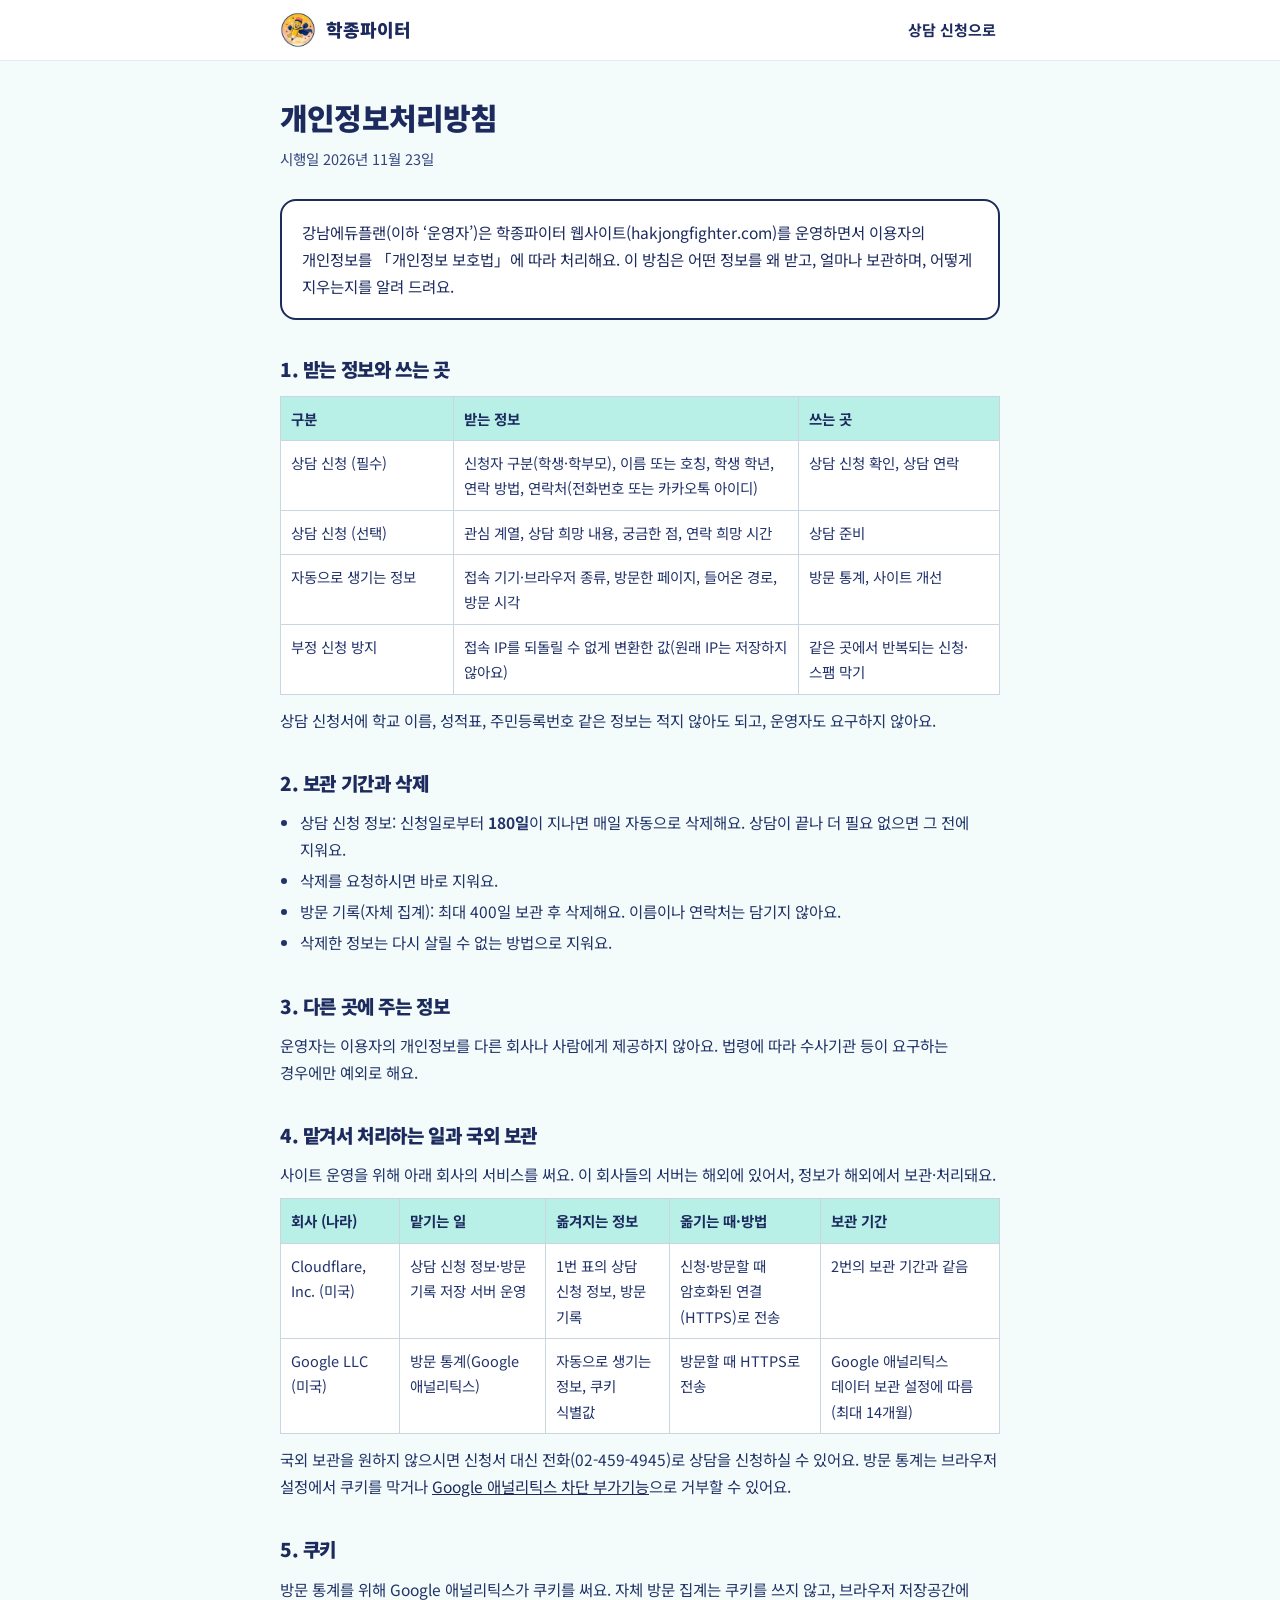
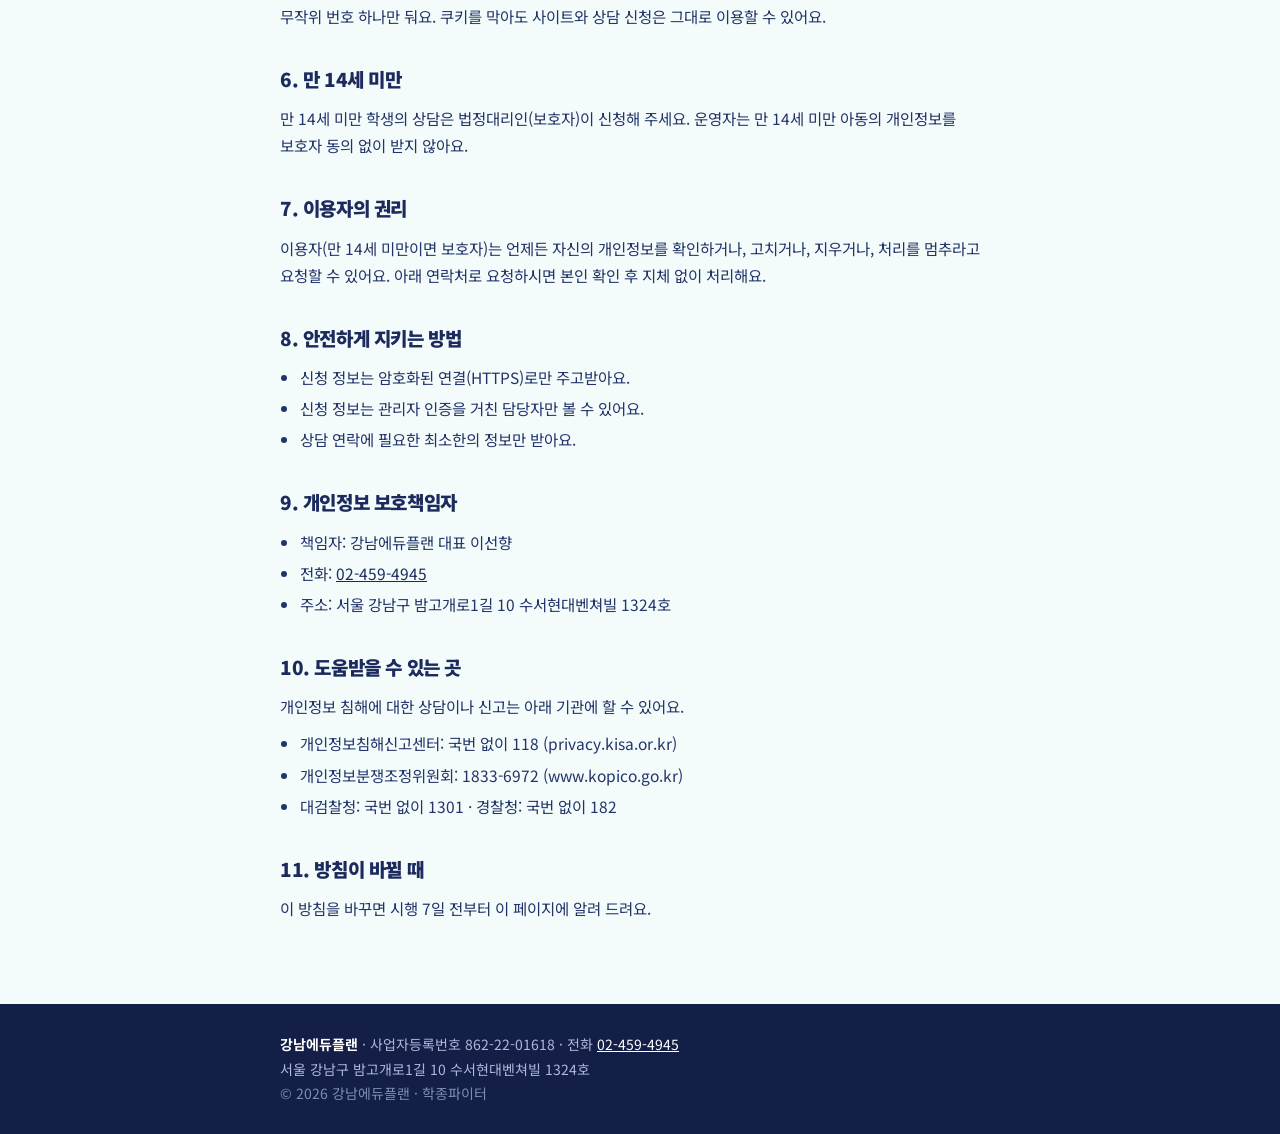
<file: privacy/index.html>
<!doctype html>
<html lang="ko">
<head>
<meta charset="utf-8">
<meta name="viewport" content="width=device-width, initial-scale=1">
<title>개인정보처리방침 | 학종파이터</title>
<meta name="description" content="학종파이터(강남에듀플랜)의 개인정보처리방침">
<link rel="canonical" href="https://hakjongfighter.com/privacy/">
<link rel="icon" type="image/png" href="/images/favicon.png">
<meta name="theme-color" content="#F3FCFA">
<link rel="preconnect" href="https://fonts.googleapis.com">
<link rel="preconnect" href="https://fonts.gstatic.com" crossorigin>
<link href="https://fonts.googleapis.com/css2?family=Noto+Sans+KR:wght@400;500;700;900&display=swap" rel="stylesheet">
<style>
:root{--navy:#1C2A5E;--navy2:#141F48;--yellow:#FFC72C;--mint:#B8F0E7;--card:#F3FCFA;--muted:#33447F;--muted2:#22336A}
*{box-sizing:border-box}
body{margin:0;background:var(--card);color:var(--navy);font-family:'Noto Sans KR',system-ui,-apple-system,sans-serif;line-height:1.75;word-break:keep-all}
a{color:var(--navy)}
a:focus-visible{outline:3px solid var(--yellow);outline-offset:3px}
.wrap{max-width:760px;margin:0 auto;padding:0 20px}
.hdr{background:#fff;border-bottom:1px solid #E4ECF0}
.hdr .wrap{display:flex;align-items:center;justify-content:space-between;min-height:60px}
.logo{display:flex;align-items:center;gap:10px;text-decoration:none;font-weight:900;font-size:18px}
.logo img{width:36px;height:36px;border-radius:999px;object-fit:cover}
.hdr a.back{font-weight:700;font-size:15px;text-decoration:none;padding:10px 4px}
main{padding:36px 0 72px}
h1{font-size:30px;font-weight:900;letter-spacing:-.8px;margin:0 0 8px;line-height:1.35}
.meta{color:var(--muted);font-size:14.5px;margin:0 0 28px}
.intro{background:#fff;border:2px solid var(--navy);border-radius:16px;padding:18px 20px;font-size:15.5px;margin-bottom:32px}
h2{font-size:19px;font-weight:900;margin:32px 0 10px;letter-spacing:-.4px}
p,li{font-size:15.5px;color:var(--muted2)}
p{margin:0 0 10px}
ul{margin:0 0 10px;padding-left:20px}
li{margin-bottom:4px}
.tbl{overflow-x:auto;margin:6px 0 12px}
table{border-collapse:collapse;width:100%;min-width:520px;background:#fff;font-size:14.5px}
th,td{border:1px solid #C9D6E0;padding:9px 10px;text-align:left;vertical-align:top;color:var(--muted2)}
th{background:var(--mint);color:var(--navy);font-weight:700}
footer{background:var(--navy2);color:#AEB8D9;font-size:14px}
footer .wrap{padding:28px 20px}
footer b{color:#fff}
footer a{color:#fff}
</style>
</head>
<body>
<header class="hdr"><div class="wrap">
 <a class="logo" href="/"><img src="/images/logo.webp" alt="학종파이터 로고" width="36" height="36">학종파이터</a>
 <a class="back" href="/consult/">상담 신청으로</a>
</div></header>
<main><div class="wrap">
<h1>개인정보처리방침</h1>
<p class="meta">시행일 2026년 11월 23일</p>

<div class="intro">강남에듀플랜(이하 ‘운영자’)은 학종파이터 웹사이트(hakjongfighter.com)를 운영하면서 이용자의 개인정보를 「개인정보 보호법」에 따라 처리해요. 이 방침은 어떤 정보를 왜 받고, 얼마나 보관하며, 어떻게 지우는지를 알려 드려요.</div>

<h2>1. 받는 정보와 쓰는 곳</h2>
<div class="tbl"><table>
<tr><th style="width:24%">구분</th><th>받는 정보</th><th style="width:28%">쓰는 곳</th></tr>
<tr><td>상담 신청 (필수)</td><td>신청자 구분(학생·학부모), 이름 또는 호칭, 학생 학년, 연락 방법, 연락처(전화번호 또는 카카오톡 아이디)</td><td>상담 신청 확인, 상담 연락</td></tr>
<tr><td>상담 신청 (선택)</td><td>관심 계열, 상담 희망 내용, 궁금한 점, 연락 희망 시간</td><td>상담 준비</td></tr>
<tr><td>자동으로 생기는 정보</td><td>접속 기기·브라우저 종류, 방문한 페이지, 들어온 경로, 방문 시각</td><td>방문 통계, 사이트 개선</td></tr>
<tr><td>부정 신청 방지</td><td>접속 IP를 되돌릴 수 없게 변환한 값(원래 IP는 저장하지 않아요)</td><td>같은 곳에서 반복되는 신청·스팸 막기</td></tr>
</table></div>
<p>상담 신청서에 학교 이름, 성적표, 주민등록번호 같은 정보는 적지 않아도 되고, 운영자도 요구하지 않아요.</p>

<h2>2. 보관 기간과 삭제</h2>
<ul>
<li>상담 신청 정보: 신청일로부터 <b>180일</b>이 지나면 매일 자동으로 삭제해요. 상담이 끝나 더 필요 없으면 그 전에 지워요.</li>
<li>삭제를 요청하시면 바로 지워요.</li>
<li>방문 기록(자체 집계): 최대 400일 보관 후 삭제해요. 이름이나 연락처는 담기지 않아요.</li>
<li>삭제한 정보는 다시 살릴 수 없는 방법으로 지워요.</li>
</ul>

<h2>3. 다른 곳에 주는 정보</h2>
<p>운영자는 이용자의 개인정보를 다른 회사나 사람에게 제공하지 않아요. 법령에 따라 수사기관 등이 요구하는 경우에만 예외로 해요.</p>

<h2>4. 맡겨서 처리하는 일과 국외 보관</h2>
<p>사이트 운영을 위해 아래 회사의 서비스를 써요. 이 회사들의 서버는 해외에 있어서, 정보가 해외에서 보관·처리돼요.</p>
<div class="tbl"><table>
<tr><th>회사 (나라)</th><th>맡기는 일</th><th>옮겨지는 정보</th><th>옮기는 때·방법</th><th>보관 기간</th></tr>
<tr><td>Cloudflare, Inc. (미국)</td><td>상담 신청 정보·방문 기록 저장 서버 운영</td><td>1번 표의 상담 신청 정보, 방문 기록</td><td>신청·방문할 때 암호화된 연결(HTTPS)로 전송</td><td>2번의 보관 기간과 같음</td></tr>
<tr><td>Google LLC (미국)</td><td>방문 통계(Google 애널리틱스)</td><td>자동으로 생기는 정보, 쿠키 식별값</td><td>방문할 때 HTTPS로 전송</td><td>Google 애널리틱스 데이터 보관 설정에 따름(최대 14개월)</td></tr>
</table></div>
<p>국외 보관을 원하지 않으시면 신청서 대신 전화(02-459-4945)로 상담을 신청하실 수 있어요. 방문 통계는 브라우저 설정에서 쿠키를 막거나 <a href="https://tools.google.com/dlpage/gaoptout" target="_blank" rel="noopener">Google 애널리틱스 차단 부가기능</a>으로 거부할 수 있어요.</p>

<h2>5. 쿠키</h2>
<p>방문 통계를 위해 Google 애널리틱스가 쿠키를 써요. 자체 방문 집계는 쿠키를 쓰지 않고, 브라우저 저장공간에 무작위 번호 하나만 둬요. 쿠키를 막아도 사이트와 상담 신청은 그대로 이용할 수 있어요.</p>

<h2>6. 만 14세 미만</h2>
<p>만 14세 미만 학생의 상담은 법정대리인(보호자)이 신청해 주세요. 운영자는 만 14세 미만 아동의 개인정보를 보호자 동의 없이 받지 않아요.</p>

<h2>7. 이용자의 권리</h2>
<p>이용자(만 14세 미만이면 보호자)는 언제든 자신의 개인정보를 확인하거나, 고치거나, 지우거나, 처리를 멈추라고 요청할 수 있어요. 아래 연락처로 요청하시면 본인 확인 후 지체 없이 처리해요.</p>

<h2>8. 안전하게 지키는 방법</h2>
<ul>
<li>신청 정보는 암호화된 연결(HTTPS)로만 주고받아요.</li>
<li>신청 정보는 관리자 인증을 거친 담당자만 볼 수 있어요.</li>
<li>상담 연락에 필요한 최소한의 정보만 받아요.</li>
</ul>

<h2>9. 개인정보 보호책임자</h2>
<ul>
<li>책임자: 강남에듀플랜 대표 이선향</li>
<li>전화: <a href="tel:024594945">02-459-4945</a></li>
<li>주소: 서울 강남구 밤고개로1길 10 수서현대벤쳐빌 1324호</li>
</ul>

<h2>10. 도움받을 수 있는 곳</h2>
<p>개인정보 침해에 대한 상담이나 신고는 아래 기관에 할 수 있어요.</p>
<ul>
<li>개인정보침해신고센터: 국번 없이 118 (privacy.kisa.or.kr)</li>
<li>개인정보분쟁조정위원회: 1833-6972 (www.kopico.go.kr)</li>
<li>대검찰청: 국번 없이 1301 · 경찰청: 국번 없이 182</li>
</ul>

<h2>11. 방침이 바뀔 때</h2>
<p>이 방침을 바꾸면 시행 7일 전부터 이 페이지에 알려 드려요.</p>
</div></main>
<footer><div class="wrap">
 <b>강남에듀플랜</b> · 사업자등록번호 862-22-01618 · 전화 <a href="tel:024594945">02-459-4945</a><br>
 서울 강남구 밤고개로1길 10 수서현대벤쳐빌 1324호<br>
 <span style="color:#7F8BB3">© 2026 강남에듀플랜 · 학종파이터</span>
</div></footer>
</body>
</html>
</file>
